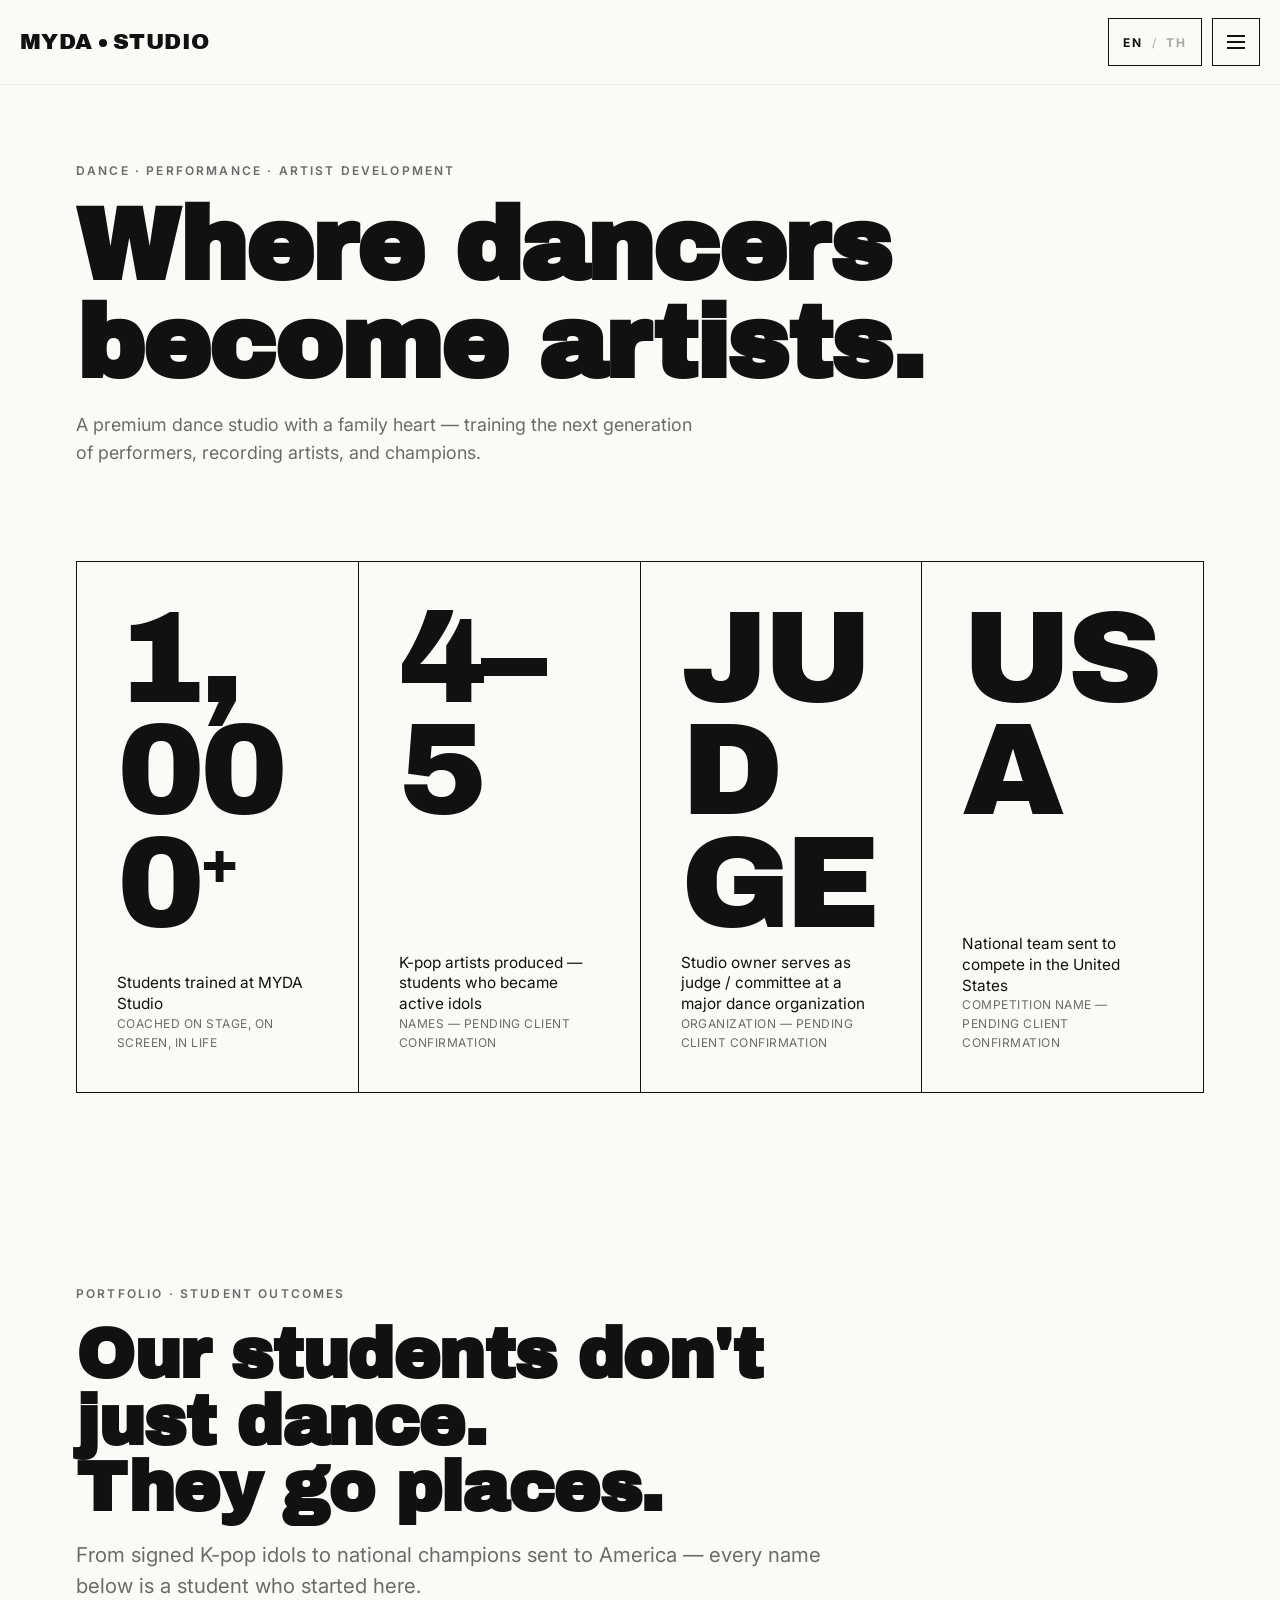
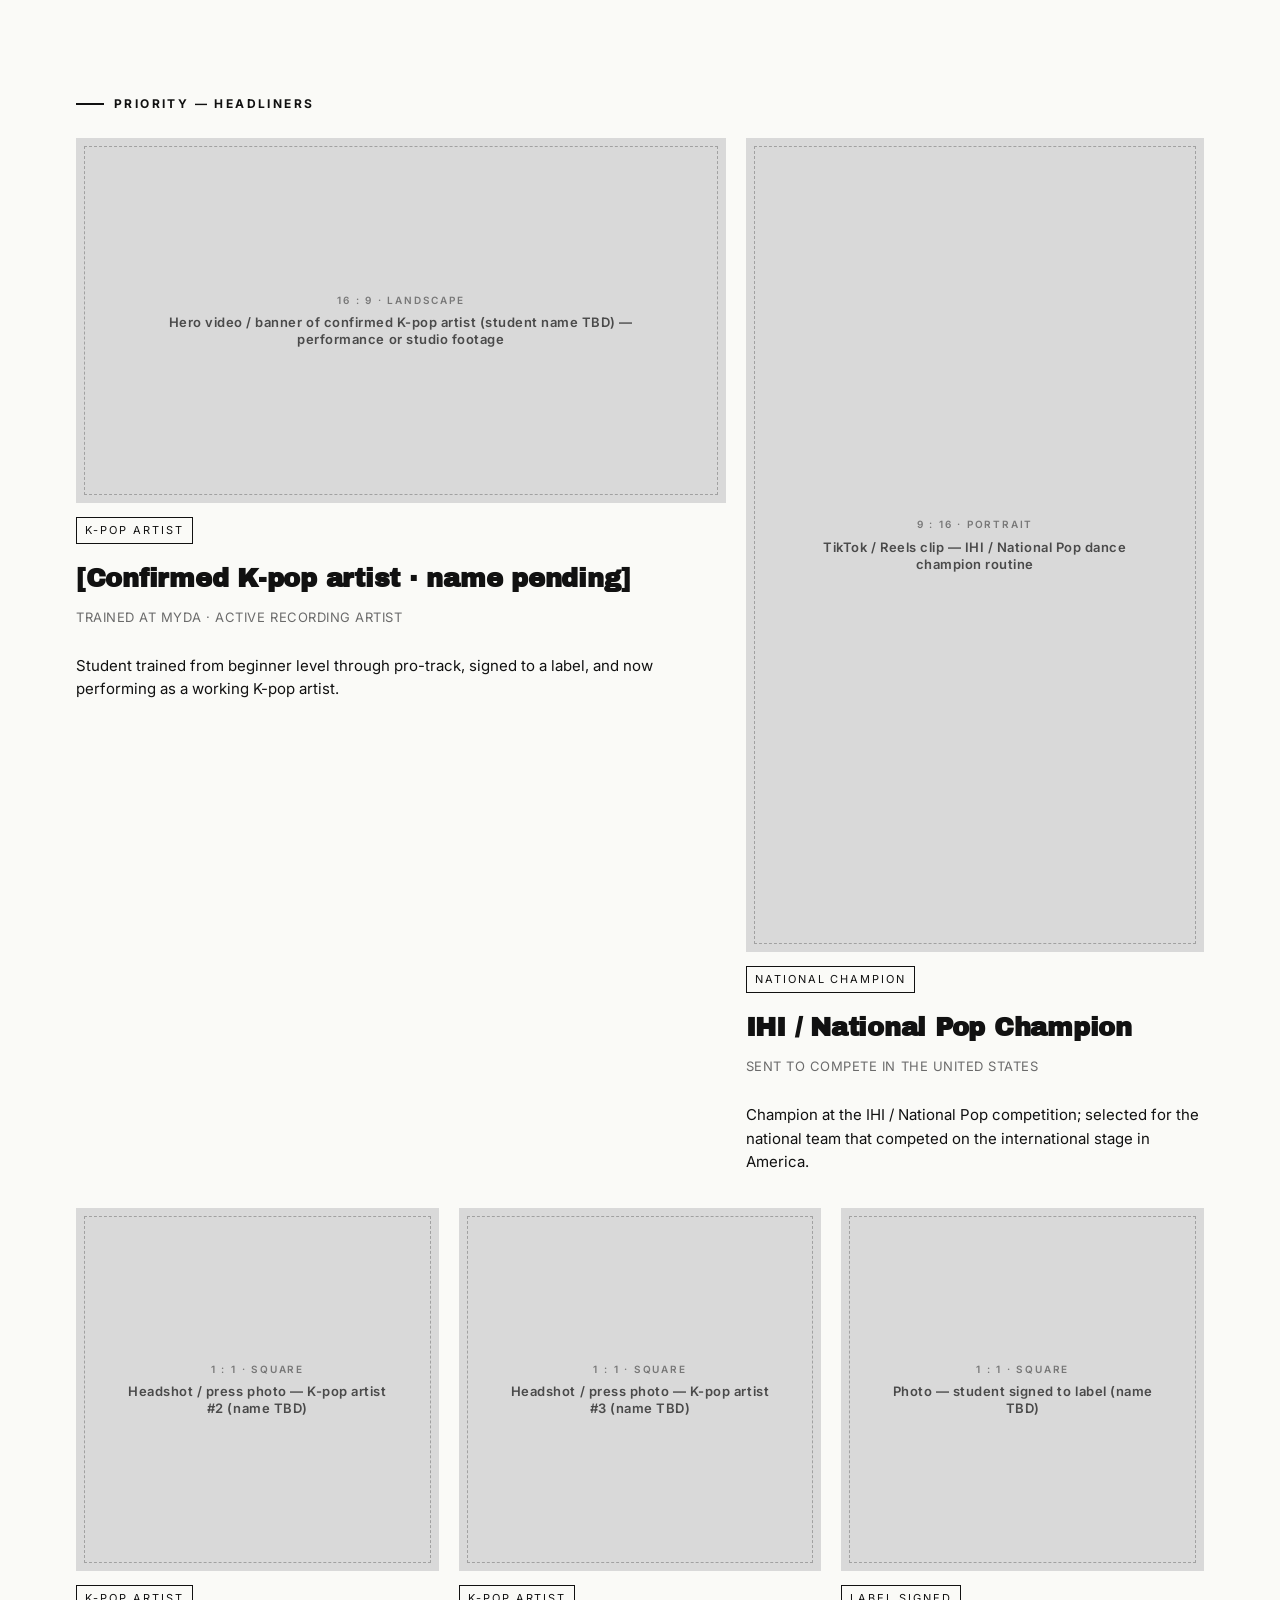
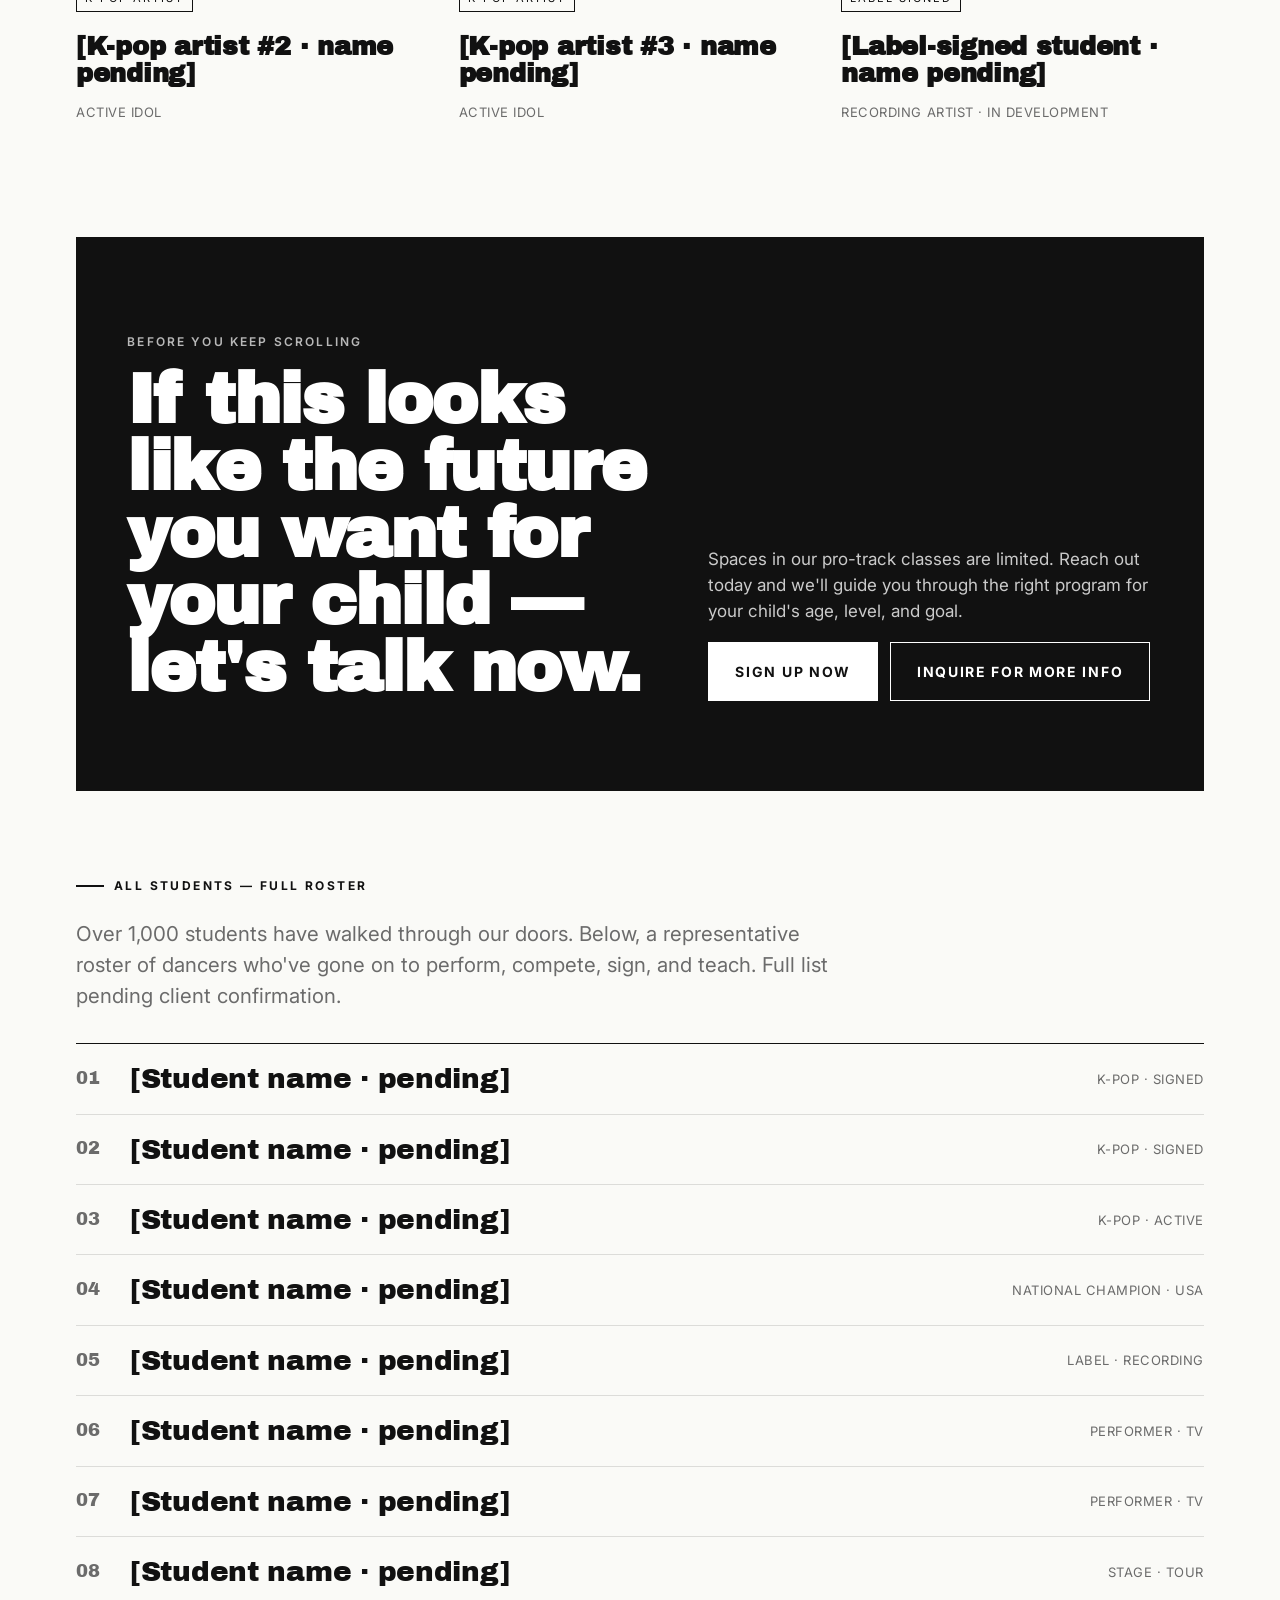
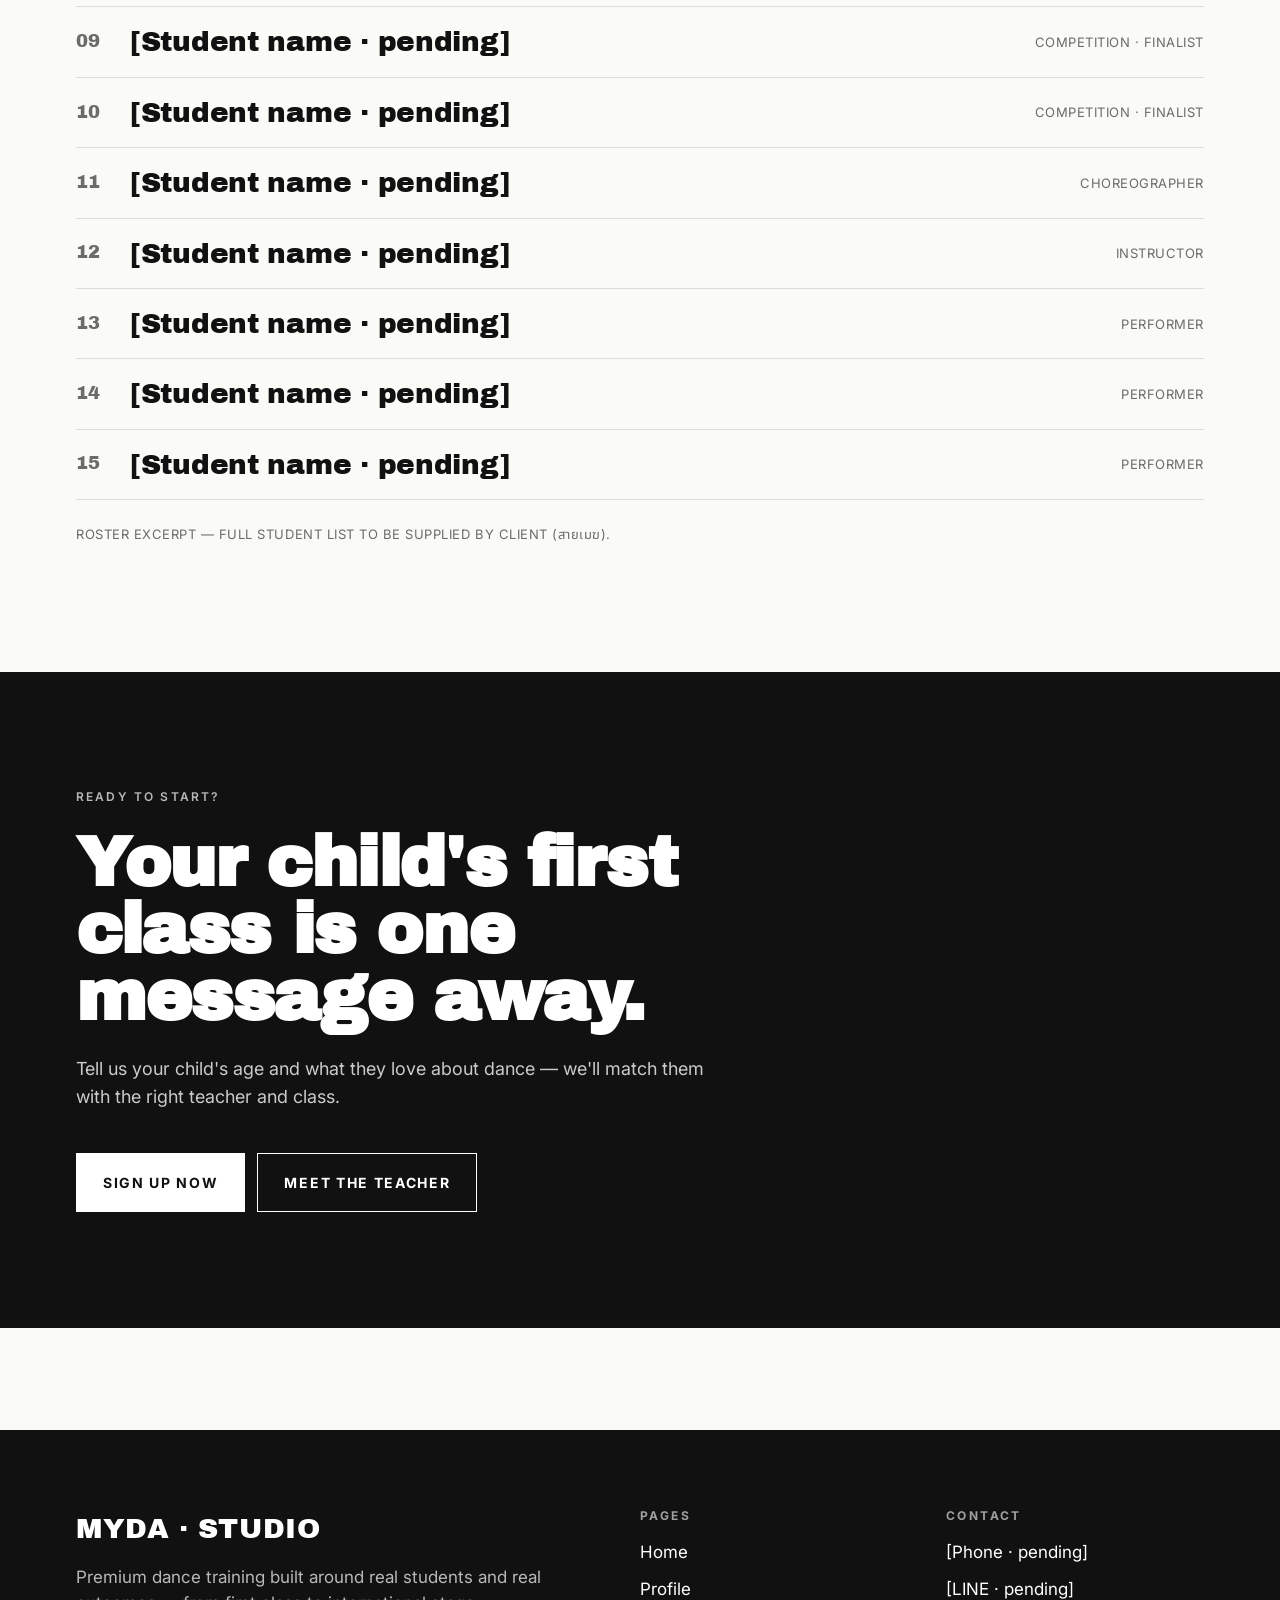
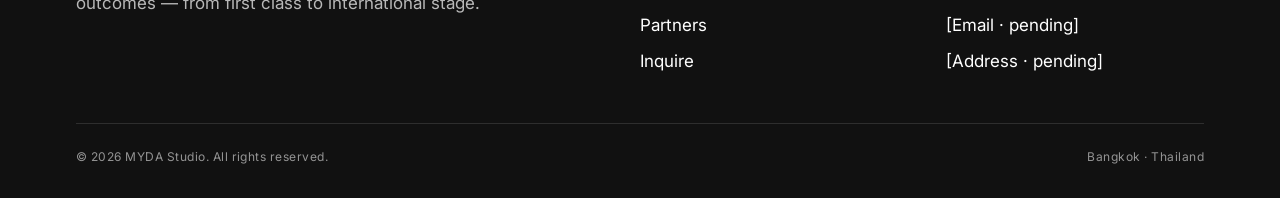
<file: myda/index.html>
<!DOCTYPE html>
<html lang="en"
      data-title-en="MYDA Studio — World-class dance training, made for families"
      data-title-th="MYDA Studio — สอนเต้นระดับโลก สำหรับทุกครอบครัว">
<head>
  <meta charset="UTF-8" />
  <meta name="viewport" content="width=device-width, initial-scale=1.0" />
  <title>MYDA Studio — World-class dance training, made for families</title>
  <meta name="description" content="MYDA Studio — over 1,000 students trained, K-pop artists produced, national champions. Premium dance education with a family heart." />
  <link rel="preconnect" href="https://fonts.googleapis.com" />
  <link rel="preconnect" href="https://fonts.gstatic.com" crossorigin />
  <link href="https://fonts.googleapis.com/css2?family=Archivo+Black&family=Inter:wght@400;600;700;900&family=Noto+Sans+Thai:wght@400;600;700;900&display=swap" rel="stylesheet" />
  <link rel="stylesheet" href="css/styles.css" />
</head>
<body>

  <!-- Header -->
  <header class="site-header">
    <div class="container site-header__inner">
      <a href="index.html" class="brand">
        MYDA<span class="brand__dot"></span>STUDIO
      </a>
      <div style="display:flex;align-items:center;gap:10px">
        <button class="lang-toggle" data-toggle-lang aria-label="Toggle language" aria-pressed="false">
          <span class="lang-toggle__opt" data-lang="en">EN</span>
          <span class="lang-toggle__sep">/</span>
          <span class="lang-toggle__opt" data-lang="th">TH</span>
        </button>
        <button id="menuOpen" class="hamburger" aria-label="Open menu" aria-controls="drawer" aria-expanded="false">
          <span class="hamburger__bars"></span>
        </button>
      </div>
    </div>
  </header>

  <!-- Drawer / Menu -->
  <div id="drawer" class="drawer" aria-hidden="true" role="dialog" aria-label="Site menu">
    <div class="drawer__top">
      <span class="brand" style="color:#fff">MYDA<span class="brand__dot" style="background:#fff"></span>STUDIO</span>
      <button id="menuClose" class="drawer__close" aria-label="Close menu">×</button>
    </div>
    <nav class="drawer__nav" aria-label="Main">
      <a href="index.html"><span lang="en">Home</span><span lang="th">หน้าหลัก</span></a>
      <a href="profile.html"><span lang="en">Profile</span><span lang="th">โปรไฟล์</span></a>
      <a href="partners.html"><span lang="en">Partners</span><span lang="th">พาร์ทเนอร์</span></a>
      <a href="contact.html"><span lang="en">Inquire</span><span lang="th">ติดต่อสอบถาม</span></a>
    </nav>
    <div class="drawer__foot">
      <span><span lang="en">MYDA Studio · Bangkok</span><span lang="th">MYDA Studio · กรุงเทพฯ</span></span>
      <span>© <span id="year2"></span> MYDA Studio</span>
    </div>
  </div>

  <!-- Hero / Stats -->
  <section class="hero">
    <div class="container">
      <div class="hero__intro">
        <span class="eyebrow">
          <span lang="en">Dance · Performance · Artist Development</span>
          <span lang="th">เต้น · การแสดง · พัฒนาศิลปิน</span>
        </span>
        <h1 class="hero__title display">
          <span lang="en">Where dancers become artists.</span>
          <span lang="th">ที่ที่นักเต้น กลายเป็นศิลปิน</span>
        </h1>
        <p class="hero__sub">
          <span lang="en">A premium dance studio with a family heart — training the next generation of performers, recording artists, and champions.</span>
          <span lang="th">สตูดิโอเต้นพรีเมียม ด้วยหัวใจแบบครอบครัว — บ่มเพาะนักแสดง ศิลปิน และแชมป์รุ่นต่อไป</span>
        </p>
      </div>

      <div class="stats" role="list">
        <article class="stat" role="listitem">
          <div class="stat__num">1,000<sup>+</sup></div>
          <div>
            <div class="stat__label">
              <span lang="en">Students trained at MYDA Studio</span>
              <span lang="th">นักเรียนที่ผ่านการฝึกที่ MYDA Studio</span>
            </div>
            <div class="stat__note">
              <span lang="en">Coached on stage, on screen, in life</span>
              <span lang="th">ฝึกทั้งบนเวที หน้ากล้อง และในชีวิตจริง</span>
            </div>
          </div>
        </article>

        <article class="stat" role="listitem">
          <div class="stat__num">4–5</div>
          <div>
            <div class="stat__label">
              <span lang="en">K-pop artists produced — students who became active idols</span>
              <span lang="th">ศิลปิน K-pop ที่ปั้นมา — นักเรียนที่ก้าวสู่การเป็นไอดอล</span>
            </div>
            <div class="stat__note">
              <span lang="en">Names — pending client confirmation</span>
              <span lang="th">ชื่อ — รอการยืนยันจากลูกค้า</span>
            </div>
          </div>
        </article>

        <article class="stat" role="listitem">
          <div class="stat__num">
            <span lang="en">JUDGE</span>
            <span lang="th">กรรมการ</span>
          </div>
          <div>
            <div class="stat__label">
              <span lang="en">Studio owner serves as judge / committee at a major dance organization</span>
              <span lang="th">เจ้าของสตูดิโอเป็นกรรมการ / คณะทำงานในองค์กรเต้นชั้นนำ</span>
            </div>
            <div class="stat__note">
              <span lang="en">Organization — pending client confirmation</span>
              <span lang="th">องค์กร — รอยืนยันจากลูกค้า</span>
            </div>
          </div>
        </article>

        <article class="stat" role="listitem">
          <div class="stat__num">USA</div>
          <div>
            <div class="stat__label">
              <span lang="en">National team sent to compete in the United States</span>
              <span lang="th">ทีมชาติที่ถูกส่งไปแข่งขันที่สหรัฐอเมริกา</span>
            </div>
            <div class="stat__note">
              <span lang="en">Competition name — pending client confirmation</span>
              <span lang="th">ชื่อรายการ — รอยืนยันจากลูกค้า</span>
            </div>
          </div>
        </article>
      </div>
    </div>
  </section>

  <!-- Portfolio -->
  <section id="portfolio" class="portfolio">
    <div class="container">
      <div class="portfolio__head">
        <span class="eyebrow">
          <span lang="en">Portfolio · Student outcomes</span>
          <span lang="th">ผลงาน · ความสำเร็จของนักเรียน</span>
        </span>
        <h2>
          <span lang="en">Our students don't just dance.<br/>They go places.</span>
          <span lang="th">นักเรียนของเรา ไม่ได้แค่เต้น<br/>เขาไปไกลกว่านั้น</span>
        </h2>
        <p class="lead text-muted">
          <span lang="en">From signed K-pop idols to national champions sent to America — every name below is a student who started here.</span>
          <span lang="th">ตั้งแต่ไอดอล K-pop ที่เซ็นสัญญาแล้ว จนถึงแชมป์ระดับชาติที่ถูกส่งไปแข่งที่อเมริกา — ทุกชื่อด้านล่างคือนักเรียนที่เริ่มต้นที่นี่</span>
        </p>
      </div>

      <!-- PRIORITY TIER -->
      <span class="tier-label">
        <span lang="en">Priority — Headliners</span>
        <span lang="th">ลำดับแรก — นักเรียนเด่น</span>
      </span>

      <div class="priority-grid">
        <article class="card card--lg">
          <div class="ph ph--16x9">
            <div class="ph__inner">
              <span class="ph__ratio">16 : 9 · LANDSCAPE</span>
              <span class="ph__what">
                <span lang="en">Hero video / banner of confirmed K-pop artist (student name TBD) — performance or studio footage</span>
                <span lang="th">วิดีโอ / แบนเนอร์หลักของศิลปิน K-pop ที่ยืนยันแล้ว (รอชื่อนักเรียน) — ฟุตเทจการแสดงหรือในสตูดิโอ</span>
              </span>
            </div>
          </div>
          <span class="card__tag">
            <span lang="en">K-pop Artist</span>
            <span lang="th">ศิลปิน K-pop</span>
          </span>
          <h3 class="card__title">
            <span lang="en">[Confirmed K-pop artist · name pending]</span>
            <span lang="th">[ศิลปิน K-pop ที่ยืนยันแล้ว · รอชื่อ]</span>
          </h3>
          <p class="card__meta">
            <span lang="en">Trained at MYDA · Active recording artist</span>
            <span lang="th">ฝึกที่ MYDA · ศิลปินสังกัดค่าย</span>
          </p>
          <p class="card__body">
            <span lang="en">Student trained from beginner level through pro-track, signed to a label, and now performing as a working K-pop artist.</span>
            <span lang="th">นักเรียนที่เริ่มจากระดับเริ่มต้นจนถึง Pro-track เซ็นสัญญากับค่าย และตอนนี้เป็นศิลปิน K-pop ที่ทำงานจริง</span>
          </p>
        </article>

        <article class="card card--md">
          <div class="ph ph--9x16">
            <div class="ph__inner">
              <span class="ph__ratio">9 : 16 · PORTRAIT</span>
              <span class="ph__what">
                <span lang="en">TikTok / Reels clip — IHI / National Pop dance champion routine</span>
                <span lang="th">คลิป TikTok / Reels — รูทีนแชมป์เต้น IHI / National Pop</span>
              </span>
            </div>
          </div>
          <span class="card__tag">
            <span lang="en">National Champion</span>
            <span lang="th">แชมป์ระดับชาติ</span>
          </span>
          <h3 class="card__title">IHI / National Pop Champion</h3>
          <p class="card__meta">
            <span lang="en">Sent to compete in the United States</span>
            <span lang="th">ถูกส่งไปแข่งขันที่สหรัฐอเมริกา</span>
          </p>
          <p class="card__body">
            <span lang="en">Champion at the IHI / National Pop competition; selected for the national team that competed on the international stage in America.</span>
            <span lang="th">แชมป์รายการ IHI / National Pop ได้รับคัดเลือกเข้าทีมชาติไปแข่งบนเวทีระดับนานาชาติที่อเมริกา</span>
          </p>
        </article>

        <article class="card card--sm">
          <div class="ph ph--1x1">
            <div class="ph__inner">
              <span class="ph__ratio">1 : 1 · SQUARE</span>
              <span class="ph__what">
                <span lang="en">Headshot / press photo — K-pop artist #2 (name TBD)</span>
                <span lang="th">ภาพถ่าย / Press — ศิลปิน K-pop #2 (รอชื่อ)</span>
              </span>
            </div>
          </div>
          <span class="card__tag">
            <span lang="en">K-pop Artist</span>
            <span lang="th">ศิลปิน K-pop</span>
          </span>
          <h3 class="card__title">
            <span lang="en">[K-pop artist #2 · name pending]</span>
            <span lang="th">[ศิลปิน K-pop #2 · รอชื่อ]</span>
          </h3>
          <p class="card__meta">
            <span lang="en">Active idol</span>
            <span lang="th">ไอดอลปัจจุบัน</span>
          </p>
        </article>

        <article class="card card--sm">
          <div class="ph ph--1x1">
            <div class="ph__inner">
              <span class="ph__ratio">1 : 1 · SQUARE</span>
              <span class="ph__what">
                <span lang="en">Headshot / press photo — K-pop artist #3 (name TBD)</span>
                <span lang="th">ภาพถ่าย / Press — ศิลปิน K-pop #3 (รอชื่อ)</span>
              </span>
            </div>
          </div>
          <span class="card__tag">
            <span lang="en">K-pop Artist</span>
            <span lang="th">ศิลปิน K-pop</span>
          </span>
          <h3 class="card__title">
            <span lang="en">[K-pop artist #3 · name pending]</span>
            <span lang="th">[ศิลปิน K-pop #3 · รอชื่อ]</span>
          </h3>
          <p class="card__meta">
            <span lang="en">Active idol</span>
            <span lang="th">ไอดอลปัจจุบัน</span>
          </p>
        </article>

        <article class="card card--sm">
          <div class="ph ph--1x1">
            <div class="ph__inner">
              <span class="ph__ratio">1 : 1 · SQUARE</span>
              <span class="ph__what">
                <span lang="en">Photo — student signed to label (name TBD)</span>
                <span lang="th">ภาพถ่าย — นักเรียนที่เซ็นสัญญาค่าย (รอชื่อ)</span>
              </span>
            </div>
          </div>
          <span class="card__tag">
            <span lang="en">Label Signed</span>
            <span lang="th">เซ็นสัญญาค่ายเพลง</span>
          </span>
          <h3 class="card__title">
            <span lang="en">[Label-signed student · name pending]</span>
            <span lang="th">[นักเรียนที่เซ็นสัญญาค่าย · รอชื่อ]</span>
          </h3>
          <p class="card__meta">
            <span lang="en">Recording artist · in development</span>
            <span lang="th">ศิลปิน · กำลังพัฒนา</span>
          </p>
        </article>
      </div>

      <!-- MID-PORTFOLIO CTA INTERCEPT -->
      <aside class="cta-intercept" aria-label="Inquiry call to action">
        <div>
          <span class="eyebrow" style="color:rgba(255,255,255,0.7)">
            <span lang="en">Before you keep scrolling</span>
            <span lang="th">ก่อนเลื่อนต่อ</span>
          </span>
          <h2 style="margin-top:14px">
            <span lang="en">If this looks like the future you want for your child — let's talk now.</span>
            <span lang="th">ถ้าภาพนี้คืออนาคตที่คุณอยากให้ลูก — มาคุยกันเลย</span>
          </h2>
        </div>
        <div>
          <p>
            <span lang="en">Spaces in our pro-track classes are limited. Reach out today and we'll guide you through the right program for your child's age, level, and goal.</span>
            <span lang="th">ที่นั่งในคลาส Pro-track มีจำกัด ติดต่อเราวันนี้ แล้วเราจะแนะนำโปรแกรมที่เหมาะกับอายุ ระดับ และเป้าหมายของลูกคุณ</span>
          </p>
          <div class="btn-row">
            <a href="contact.html" class="btn btn--primary">
              <span lang="en">Sign up now</span>
              <span lang="th">สมัครเลย</span>
            </a>
            <a href="contact.html#inquire" class="btn btn--ghost">
              <span lang="en">Inquire for more info</span>
              <span lang="th">สอบถามเพิ่มเติม</span>
            </a>
          </div>
        </div>
      </aside>

      <!-- SECONDARY TIER -->
      <span class="tier-label">
        <span lang="en">All Students — Full Roster</span>
        <span lang="th">นักเรียนทั้งหมด — รายชื่อเต็ม</span>
      </span>
      <p class="lead text-muted" style="margin-bottom:32px">
        <span lang="en">Over 1,000 students have walked through our doors. Below, a representative roster of dancers who've gone on to perform, compete, sign, and teach. Full list pending client confirmation.</span>
        <span lang="th">นักเรียนกว่า 1,000 คนเคยผ่านสตูดิโอแห่งนี้ ด้านล่างเป็นตัวอย่างของนักเต้นที่ก้าวต่อไปสู่การแสดง การแข่งขัน การเซ็นสัญญา และการสอน รายชื่อเต็มรอการยืนยันจากลูกค้า</span>
      </p>

      <ol class="roster" role="list" style="list-style:none;padding:0;margin:0">
        <li class="roster__row"><span class="roster__num">01</span><span class="roster__name"><span lang="en">[Student name · pending]</span><span lang="th">[ชื่อนักเรียน · รอข้อมูล]</span></span><span class="roster__detail"><span lang="en">K-pop · Signed</span><span lang="th">K-pop · เซ็นสัญญา</span></span></li>
        <li class="roster__row"><span class="roster__num">02</span><span class="roster__name"><span lang="en">[Student name · pending]</span><span lang="th">[ชื่อนักเรียน · รอข้อมูล]</span></span><span class="roster__detail"><span lang="en">K-pop · Signed</span><span lang="th">K-pop · เซ็นสัญญา</span></span></li>
        <li class="roster__row"><span class="roster__num">03</span><span class="roster__name"><span lang="en">[Student name · pending]</span><span lang="th">[ชื่อนักเรียน · รอข้อมูล]</span></span><span class="roster__detail"><span lang="en">K-pop · Active</span><span lang="th">K-pop · ปัจจุบัน</span></span></li>
        <li class="roster__row"><span class="roster__num">04</span><span class="roster__name"><span lang="en">[Student name · pending]</span><span lang="th">[ชื่อนักเรียน · รอข้อมูล]</span></span><span class="roster__detail"><span lang="en">National Champion · USA</span><span lang="th">แชมป์ระดับชาติ · USA</span></span></li>
        <li class="roster__row"><span class="roster__num">05</span><span class="roster__name"><span lang="en">[Student name · pending]</span><span lang="th">[ชื่อนักเรียน · รอข้อมูล]</span></span><span class="roster__detail"><span lang="en">Label · Recording</span><span lang="th">ค่ายเพลง · บันทึกเสียง</span></span></li>
        <li class="roster__row"><span class="roster__num">06</span><span class="roster__name"><span lang="en">[Student name · pending]</span><span lang="th">[ชื่อนักเรียน · รอข้อมูล]</span></span><span class="roster__detail"><span lang="en">Performer · TV</span><span lang="th">นักแสดง · TV</span></span></li>
        <li class="roster__row"><span class="roster__num">07</span><span class="roster__name"><span lang="en">[Student name · pending]</span><span lang="th">[ชื่อนักเรียน · รอข้อมูล]</span></span><span class="roster__detail"><span lang="en">Performer · TV</span><span lang="th">นักแสดง · TV</span></span></li>
        <li class="roster__row"><span class="roster__num">08</span><span class="roster__name"><span lang="en">[Student name · pending]</span><span lang="th">[ชื่อนักเรียน · รอข้อมูล]</span></span><span class="roster__detail"><span lang="en">Stage · Tour</span><span lang="th">เวที · ทัวร์</span></span></li>
        <li class="roster__row"><span class="roster__num">09</span><span class="roster__name"><span lang="en">[Student name · pending]</span><span lang="th">[ชื่อนักเรียน · รอข้อมูล]</span></span><span class="roster__detail"><span lang="en">Competition · Finalist</span><span lang="th">การแข่งขัน · เข้ารอบสุดท้าย</span></span></li>
        <li class="roster__row"><span class="roster__num">10</span><span class="roster__name"><span lang="en">[Student name · pending]</span><span lang="th">[ชื่อนักเรียน · รอข้อมูล]</span></span><span class="roster__detail"><span lang="en">Competition · Finalist</span><span lang="th">การแข่งขัน · เข้ารอบสุดท้าย</span></span></li>
        <li class="roster__row"><span class="roster__num">11</span><span class="roster__name"><span lang="en">[Student name · pending]</span><span lang="th">[ชื่อนักเรียน · รอข้อมูล]</span></span><span class="roster__detail"><span lang="en">Choreographer</span><span lang="th">นักออกแบบท่าเต้น</span></span></li>
        <li class="roster__row"><span class="roster__num">12</span><span class="roster__name"><span lang="en">[Student name · pending]</span><span lang="th">[ชื่อนักเรียน · รอข้อมูล]</span></span><span class="roster__detail"><span lang="en">Instructor</span><span lang="th">ครูสอน</span></span></li>
        <li class="roster__row"><span class="roster__num">13</span><span class="roster__name"><span lang="en">[Student name · pending]</span><span lang="th">[ชื่อนักเรียน · รอข้อมูล]</span></span><span class="roster__detail"><span lang="en">Performer</span><span lang="th">นักแสดง</span></span></li>
        <li class="roster__row"><span class="roster__num">14</span><span class="roster__name"><span lang="en">[Student name · pending]</span><span lang="th">[ชื่อนักเรียน · รอข้อมูล]</span></span><span class="roster__detail"><span lang="en">Performer</span><span lang="th">นักแสดง</span></span></li>
        <li class="roster__row"><span class="roster__num">15</span><span class="roster__name"><span lang="en">[Student name · pending]</span><span lang="th">[ชื่อนักเรียน · รอข้อมูล]</span></span><span class="roster__detail"><span lang="en">Performer</span><span lang="th">นักแสดง</span></span></li>
      </ol>

      <p class="text-muted" style="margin-top:24px;font-size:13px;letter-spacing:0.04em;text-transform:uppercase;">
        <span lang="en">Roster excerpt — full student list to be supplied by client (สายเมฆ).</span>
        <span lang="th">รายชื่อตัวอย่าง — รายชื่อนักเรียนเต็มจะส่งโดยลูกค้า (สายเมฆ)</span>
      </p>
    </div>
  </section>

  <!-- Final CTA -->
  <section class="section--ink">
    <div class="container">
      <div style="display:flex;flex-direction:column;gap:24px;align-items:flex-start;max-width:60ch">
        <span class="eyebrow" style="color:rgba(255,255,255,0.7)">
          <span lang="en">Ready to start?</span>
          <span lang="th">พร้อมเริ่มแล้วหรือยัง?</span>
        </span>
        <h2 style="color:#fff">
          <span lang="en">Your child's first class is one message away.</span>
          <span lang="th">คลาสแรกของลูกคุณ ห่างไปแค่ข้อความเดียว</span>
        </h2>
        <p style="color:rgba(255,255,255,0.78);font-size:18px">
          <span lang="en">Tell us your child's age and what they love about dance — we'll match them with the right teacher and class.</span>
          <span lang="th">บอกอายุของลูก และสิ่งที่เขารักในการเต้น — เราจะจับคู่ครูและคลาสที่เหมาะกับเขาให้</span>
        </p>
        <div class="btn-row">
          <a href="contact.html" class="btn btn--primary">
            <span lang="en">Sign up now</span>
            <span lang="th">สมัครเลย</span>
          </a>
          <a href="profile.html" class="btn btn--ghost">
            <span lang="en">Meet the teacher</span>
            <span lang="th">รู้จักครู</span>
          </a>
        </div>
      </div>
    </div>
  </section>

  <!-- Footer -->
  <footer class="site-footer">
    <div class="container">
      <div class="site-footer__top">
        <div>
          <div class="site-footer__brand">MYDA · STUDIO</div>
          <p style="color:rgba(255,255,255,0.7);max-width:46ch;margin-top:14px">
            <span lang="en">Premium dance training built around real students and real outcomes — from first class to international stage.</span>
            <span lang="th">การฝึกเต้นพรีเมียมที่สร้างจากนักเรียนจริงและผลลัพธ์จริง — ตั้งแต่คลาสแรกจนถึงเวทีระดับโลก</span>
          </p>
        </div>
        <div>
          <h4><span lang="en">Pages</span><span lang="th">หน้าทั้งหมด</span></h4>
          <ul>
            <li><a href="index.html"><span lang="en">Home</span><span lang="th">หน้าหลัก</span></a></li>
            <li><a href="profile.html"><span lang="en">Profile</span><span lang="th">โปรไฟล์</span></a></li>
            <li><a href="partners.html"><span lang="en">Partners</span><span lang="th">พาร์ทเนอร์</span></a></li>
            <li><a href="contact.html"><span lang="en">Inquire</span><span lang="th">ติดต่อสอบถาม</span></a></li>
          </ul>
        </div>
        <div>
          <h4><span lang="en">Contact</span><span lang="th">ติดต่อ</span></h4>
          <ul>
            <li><span lang="en">[Phone · pending]</span><span lang="th">[เบอร์โทร · รอข้อมูล]</span></li>
            <li><span lang="en">[LINE · pending]</span><span lang="th">[LINE · รอข้อมูล]</span></li>
            <li><span lang="en">[Email · pending]</span><span lang="th">[อีเมล · รอข้อมูล]</span></li>
            <li><span lang="en">[Address · pending]</span><span lang="th">[ที่อยู่ · รอข้อมูล]</span></li>
          </ul>
        </div>
      </div>
      <div class="site-footer__bottom">
        <span>
          <span lang="en">© <span id="year"></span> MYDA Studio. All rights reserved.</span>
          <span lang="th">© <span id="yearTh"></span> MYDA Studio สงวนลิขสิทธิ์</span>
        </span>
        <span>
          <span lang="en">Bangkok · Thailand</span>
          <span lang="th">กรุงเทพฯ · ประเทศไทย</span>
        </span>
      </div>
    </div>
  </footer>

  <script>
    var y = new Date().getFullYear();
    document.getElementById("year").textContent = y;
    document.getElementById("year2").textContent = y;
    var yth = document.getElementById("yearTh"); if (yth) yth.textContent = y;
  </script>
  <script src="js/main.js"></script>
</body>
</html>
</file>
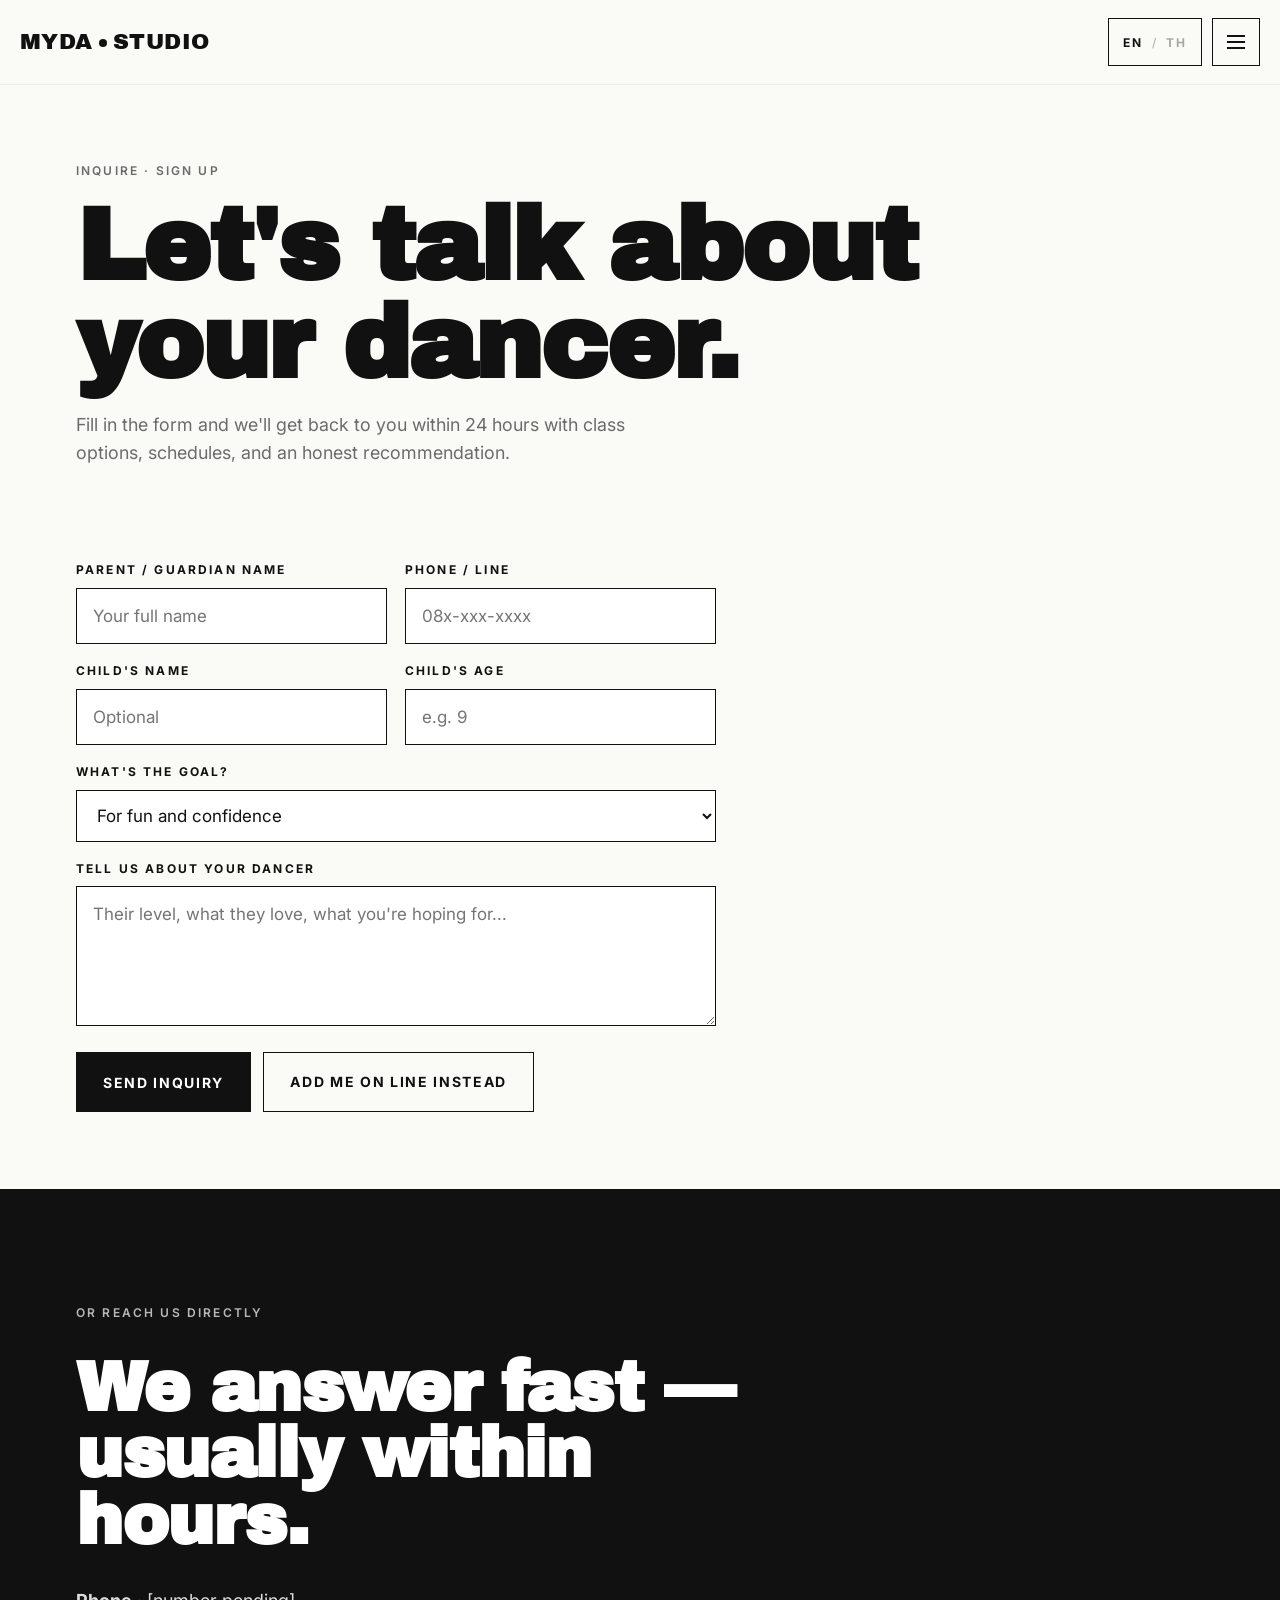
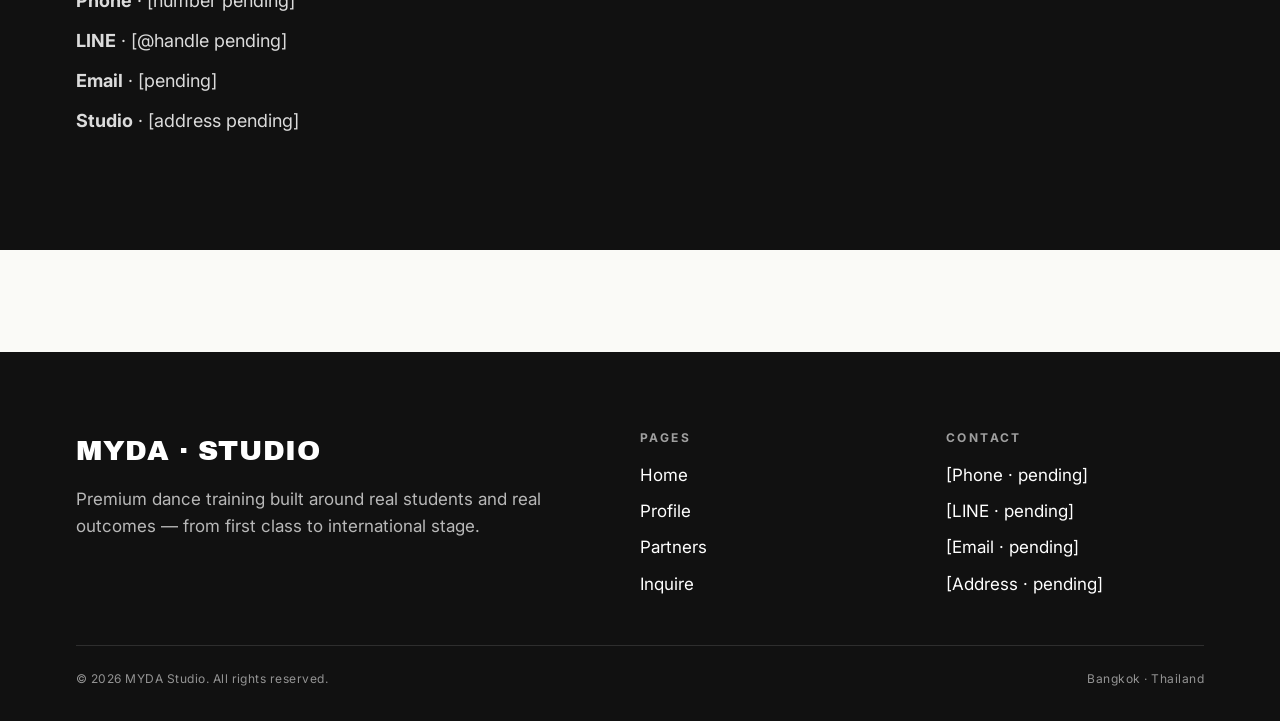
<file: myda/contact.html>
<!DOCTYPE html>
<html lang="en"
      data-title-en="Inquire — MYDA Studio"
      data-title-th="ติดต่อสอบถาม — MYDA Studio">
<head>
  <meta charset="UTF-8" />
  <meta name="viewport" content="width=device-width, initial-scale=1.0" />
  <title>Inquire — MYDA Studio</title>
  <meta name="description" content="Sign up or inquire about MYDA Studio's dance programs. Tell us about your child and we'll match them with the right teacher and class." />
  <link rel="preconnect" href="https://fonts.googleapis.com" />
  <link rel="preconnect" href="https://fonts.gstatic.com" crossorigin />
  <link href="https://fonts.googleapis.com/css2?family=Archivo+Black&family=Inter:wght@400;600;700;900&family=Noto+Sans+Thai:wght@400;600;700;900&display=swap" rel="stylesheet" />
  <link rel="stylesheet" href="css/styles.css" />
</head>
<body>

  <header class="site-header">
    <div class="container site-header__inner">
      <a href="index.html" class="brand">MYDA<span class="brand__dot"></span>STUDIO</a>
      <div style="display:flex;align-items:center;gap:10px">
        <button class="lang-toggle" data-toggle-lang aria-label="Toggle language" aria-pressed="false">
          <span class="lang-toggle__opt" data-lang="en">EN</span>
          <span class="lang-toggle__sep">/</span>
          <span class="lang-toggle__opt" data-lang="th">TH</span>
        </button>
        <button id="menuOpen" class="hamburger" aria-label="Open menu" aria-controls="drawer" aria-expanded="false">
          <span class="hamburger__bars"></span>
        </button>
      </div>
    </div>
  </header>

  <div id="drawer" class="drawer" aria-hidden="true" role="dialog" aria-label="Site menu">
    <div class="drawer__top">
      <span class="brand" style="color:#fff">MYDA<span class="brand__dot" style="background:#fff"></span>STUDIO</span>
      <button id="menuClose" class="drawer__close" aria-label="Close menu">×</button>
    </div>
    <nav class="drawer__nav" aria-label="Main">
      <a href="index.html"><span lang="en">Home</span><span lang="th">หน้าหลัก</span></a>
      <a href="profile.html"><span lang="en">Profile</span><span lang="th">โปรไฟล์</span></a>
      <a href="partners.html"><span lang="en">Partners</span><span lang="th">พาร์ทเนอร์</span></a>
      <a href="contact.html"><span lang="en">Inquire</span><span lang="th">ติดต่อสอบถาม</span></a>
    </nav>
    <div class="drawer__foot">
      <span><span lang="en">MYDA Studio · Bangkok</span><span lang="th">MYDA Studio · กรุงเทพฯ</span></span>
      <span>© <span id="year2"></span> MYDA Studio</span>
    </div>
  </div>

  <!-- Hero -->
  <section class="hero">
    <div class="container">
      <div class="hero__intro">
        <span class="eyebrow">
          <span lang="en">Inquire · Sign up</span>
          <span lang="th">สอบถาม · สมัคร</span>
        </span>
        <h1 class="display" style="max-width:14ch">
          <span lang="en">Let's talk about your dancer.</span>
          <span lang="th">มาคุยเรื่องนักเต้นของคุณกัน</span>
        </h1>
        <p class="hero__sub">
          <span lang="en">Fill in the form and we'll get back to you within 24 hours with class options, schedules, and an honest recommendation.</span>
          <span lang="th">กรอกแบบฟอร์ม แล้วเราจะติดต่อกลับภายใน 24 ชั่วโมง พร้อมตัวเลือกคลาส ตารางเรียน และคำแนะนำที่ตรงไปตรงมา</span>
        </p>
      </div>

      <div id="inquire" style="display:grid;gap:48px;grid-template-columns:1fr;align-items:start;">
        <form class="form" onsubmit="event.preventDefault(); document.getElementById('formNote').hidden=false;">
          <div class="field--row">
            <div class="field">
              <label for="parent">
                <span lang="en">Parent / guardian name</span>
                <span lang="th">ชื่อผู้ปกครอง</span>
              </label>
              <input id="parent" name="parent" type="text" required
                data-ph-en="Your full name"
                data-ph-th="ชื่อเต็มของคุณ"
                placeholder="Your full name" />
            </div>
            <div class="field">
              <label for="phone">
                <span lang="en">Phone / LINE</span>
                <span lang="th">เบอร์โทร / LINE</span>
              </label>
              <input id="phone" name="phone" type="text" required
                data-ph-en="08x-xxx-xxxx"
                data-ph-th="08x-xxx-xxxx"
                placeholder="08x-xxx-xxxx" />
            </div>
          </div>

          <div class="field--row">
            <div class="field">
              <label for="child">
                <span lang="en">Child's name</span>
                <span lang="th">ชื่อเด็ก</span>
              </label>
              <input id="child" name="child" type="text"
                data-ph-en="Optional"
                data-ph-th="ใส่หรือไม่ก็ได้"
                placeholder="Optional" />
            </div>
            <div class="field">
              <label for="age">
                <span lang="en">Child's age</span>
                <span lang="th">อายุของเด็ก</span>
              </label>
              <input id="age" name="age" type="number" min="3" max="25"
                data-ph-en="e.g. 9"
                data-ph-th="เช่น 9"
                placeholder="e.g. 9" />
            </div>
          </div>

          <div class="field">
            <label for="goal">
              <span lang="en">What's the goal?</span>
              <span lang="th">เป้าหมายคืออะไร?</span>
            </label>
            <select id="goal" name="goal">
              <option data-en="For fun and confidence" data-th="เพื่อความสนุกและความมั่นใจ">For fun and confidence</option>
              <option data-en="Serious training — competition track" data-th="ฝึกจริงจัง — สาย Competition">Serious training — competition track</option>
              <option data-en="Pro-track — preparing for label / artist development" data-th="Pro-track — เตรียมเข้าค่าย / พัฒนาเป็นศิลปิน">Pro-track — preparing for label / artist development</option>
              <option data-en="Not sure yet — please advise" data-th="ยังไม่แน่ใจ — รบกวนแนะนำ">Not sure yet — please advise</option>
            </select>
          </div>

          <div class="field">
            <label for="message">
              <span lang="en">Tell us about your dancer</span>
              <span lang="th">เล่าเรื่องนักเต้นของคุณให้ฟัง</span>
            </label>
            <textarea id="message" name="message"
              data-ph-en="Their level, what they love, what you're hoping for..."
              data-ph-th="ระดับของเขา สิ่งที่เขารัก สิ่งที่คุณหวัง..."
              placeholder="Their level, what they love, what you're hoping for..."></textarea>
          </div>

          <div class="btn-row" style="margin-top:8px">
            <button type="submit" class="btn btn--dark">
              <span lang="en">Send inquiry</span>
              <span lang="th">ส่งคำถาม</span>
            </button>
            <a href="#" class="btn btn--outline">
              <span lang="en">Add me on LINE instead</span>
              <span lang="th">แอด LINE แทน</span>
            </a>
          </div>

          <p id="formNote" hidden style="margin-top:18px;padding:14px 16px;border:1px solid var(--ink);background:#fff;font-size:14px">
            <span lang="en">Thank you — your inquiry has been received. We'll reply within 24 hours. <em>(Form delivery endpoint pending — to be wired during deployment.)</em></span>
            <span lang="th">ขอบคุณค่ะ — เราได้รับคำถามของคุณแล้ว และจะติดต่อกลับภายใน 24 ชั่วโมง <em>(ปลายทางของฟอร์มรอตั้งค่าตอนติดตั้งระบบ)</em></span>
          </p>
        </form>
      </div>
    </div>
  </section>

  <!-- Direct contact -->
  <section class="section--ink">
    <div class="container">
      <div style="display:grid;gap:32px;grid-template-columns:1fr;max-width:60ch">
        <span class="eyebrow" style="color:rgba(255,255,255,0.7)">
          <span lang="en">Or reach us directly</span>
          <span lang="th">หรือติดต่อโดยตรง</span>
        </span>
        <h2 style="color:#fff">
          <span lang="en">We answer fast — usually within hours.</span>
          <span lang="th">เราตอบไว — มักภายในไม่กี่ชั่วโมง</span>
        </h2>
        <ul style="list-style:none;padding:0;margin:0;display:grid;gap:12px;color:rgba(255,255,255,0.85);font-size:18px">
          <li><strong><span lang="en">Phone</span><span lang="th">โทร</span></strong> · <span lang="en">[number pending]</span><span lang="th">[เบอร์รอข้อมูล]</span></li>
          <li><strong>LINE</strong> · <span lang="en">[@handle pending]</span><span lang="th">[@LINE รอข้อมูล]</span></li>
          <li><strong><span lang="en">Email</span><span lang="th">อีเมล</span></strong> · <span lang="en">[pending]</span><span lang="th">[รอข้อมูล]</span></li>
          <li><strong><span lang="en">Studio</span><span lang="th">สตูดิโอ</span></strong> · <span lang="en">[address pending]</span><span lang="th">[ที่อยู่รอข้อมูล]</span></li>
        </ul>
      </div>
    </div>
  </section>

  <!-- Footer -->
  <footer class="site-footer">
    <div class="container">
      <div class="site-footer__top">
        <div>
          <div class="site-footer__brand">MYDA · STUDIO</div>
          <p style="color:rgba(255,255,255,0.7);max-width:46ch;margin-top:14px">
            <span lang="en">Premium dance training built around real students and real outcomes — from first class to international stage.</span>
            <span lang="th">การฝึกเต้นพรีเมียมที่สร้างจากนักเรียนจริงและผลลัพธ์จริง — ตั้งแต่คลาสแรกจนถึงเวทีระดับโลก</span>
          </p>
        </div>
        <div>
          <h4><span lang="en">Pages</span><span lang="th">หน้าทั้งหมด</span></h4>
          <ul>
            <li><a href="index.html"><span lang="en">Home</span><span lang="th">หน้าหลัก</span></a></li>
            <li><a href="profile.html"><span lang="en">Profile</span><span lang="th">โปรไฟล์</span></a></li>
            <li><a href="partners.html"><span lang="en">Partners</span><span lang="th">พาร์ทเนอร์</span></a></li>
            <li><a href="contact.html"><span lang="en">Inquire</span><span lang="th">ติดต่อสอบถาม</span></a></li>
          </ul>
        </div>
        <div>
          <h4><span lang="en">Contact</span><span lang="th">ติดต่อ</span></h4>
          <ul>
            <li><span lang="en">[Phone · pending]</span><span lang="th">[เบอร์โทร · รอข้อมูล]</span></li>
            <li><span lang="en">[LINE · pending]</span><span lang="th">[LINE · รอข้อมูล]</span></li>
            <li><span lang="en">[Email · pending]</span><span lang="th">[อีเมล · รอข้อมูล]</span></li>
            <li><span lang="en">[Address · pending]</span><span lang="th">[ที่อยู่ · รอข้อมูล]</span></li>
          </ul>
        </div>
      </div>
      <div class="site-footer__bottom">
        <span>
          <span lang="en">© <span id="year"></span> MYDA Studio. All rights reserved.</span>
          <span lang="th">© <span id="yearTh"></span> MYDA Studio สงวนลิขสิทธิ์</span>
        </span>
        <span>
          <span lang="en">Bangkok · Thailand</span>
          <span lang="th">กรุงเทพฯ · ประเทศไทย</span>
        </span>
      </div>
    </div>
  </footer>

  <script>
    var y = new Date().getFullYear();
    document.getElementById("year").textContent = y;
    document.getElementById("year2").textContent = y;
    var yth = document.getElementById("yearTh"); if (yth) yth.textContent = y;
  </script>
  <script src="js/main.js"></script>
</body>
</html>
</file>
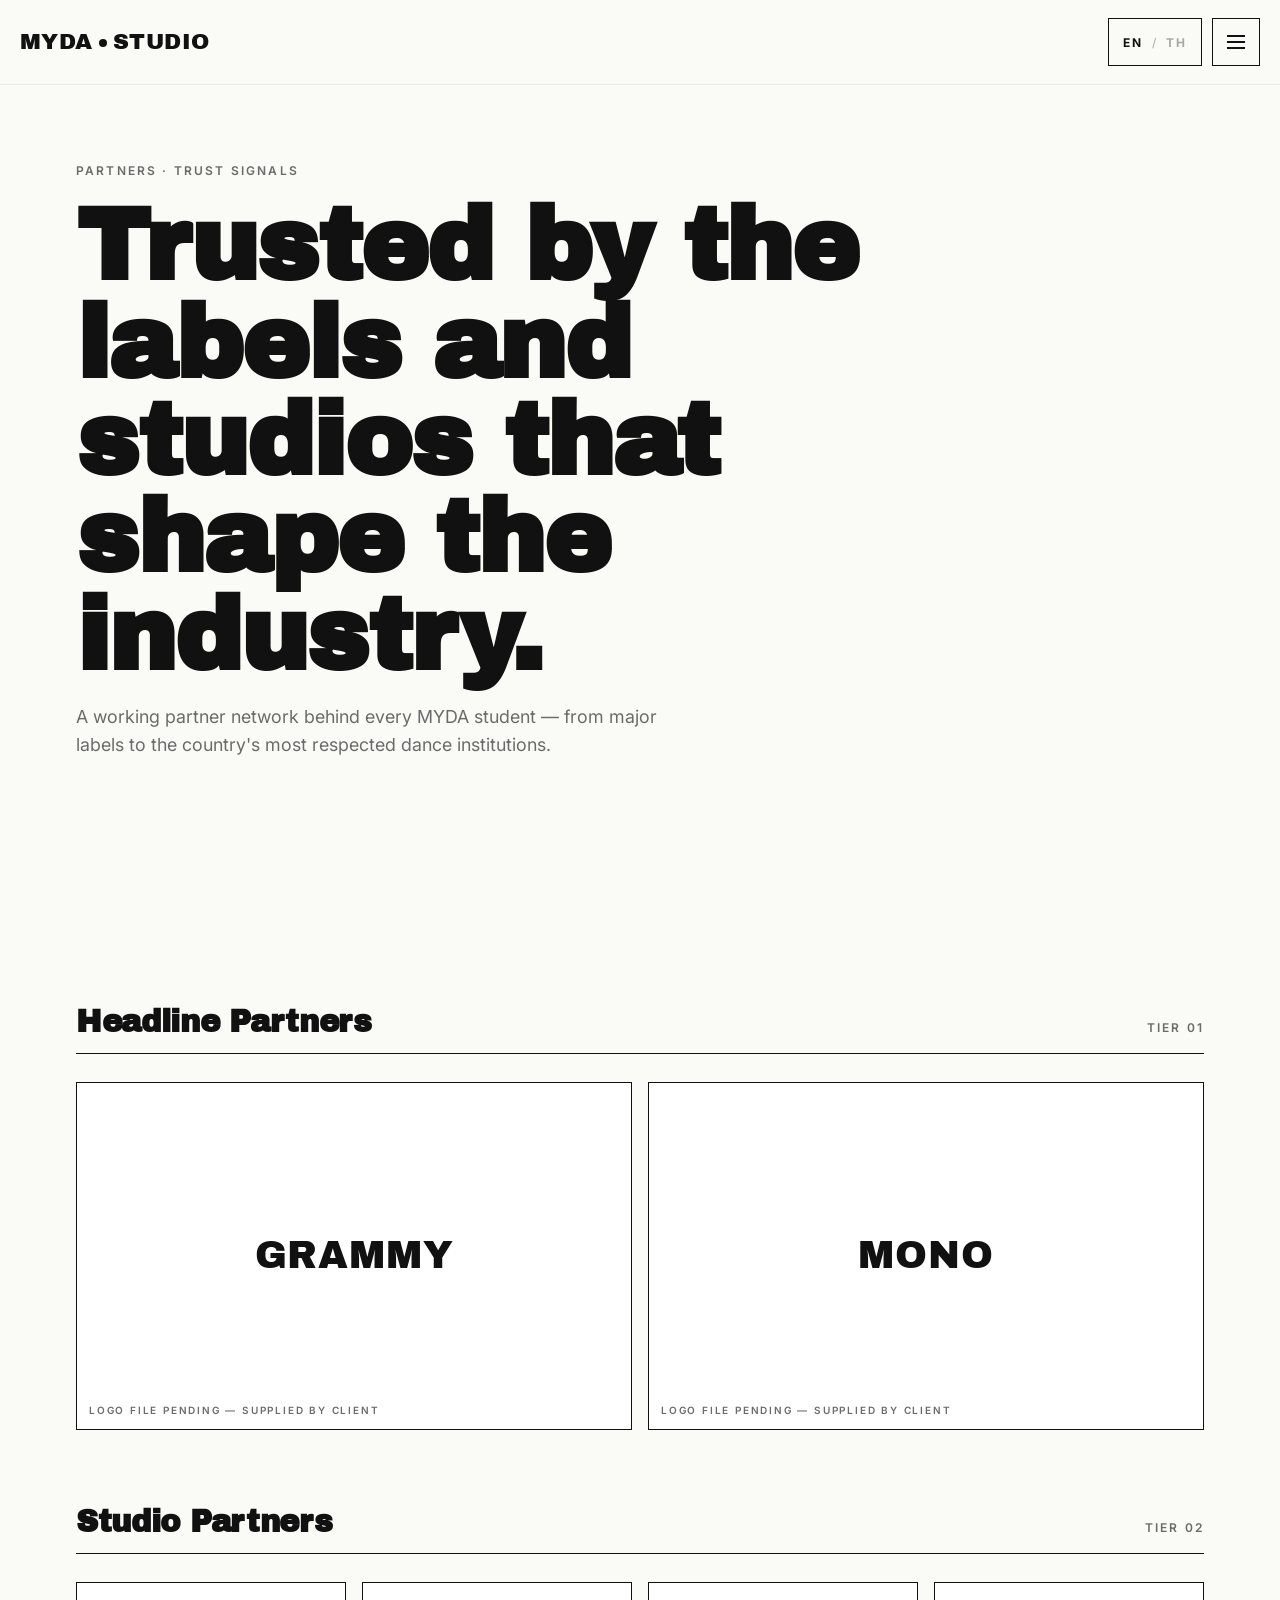
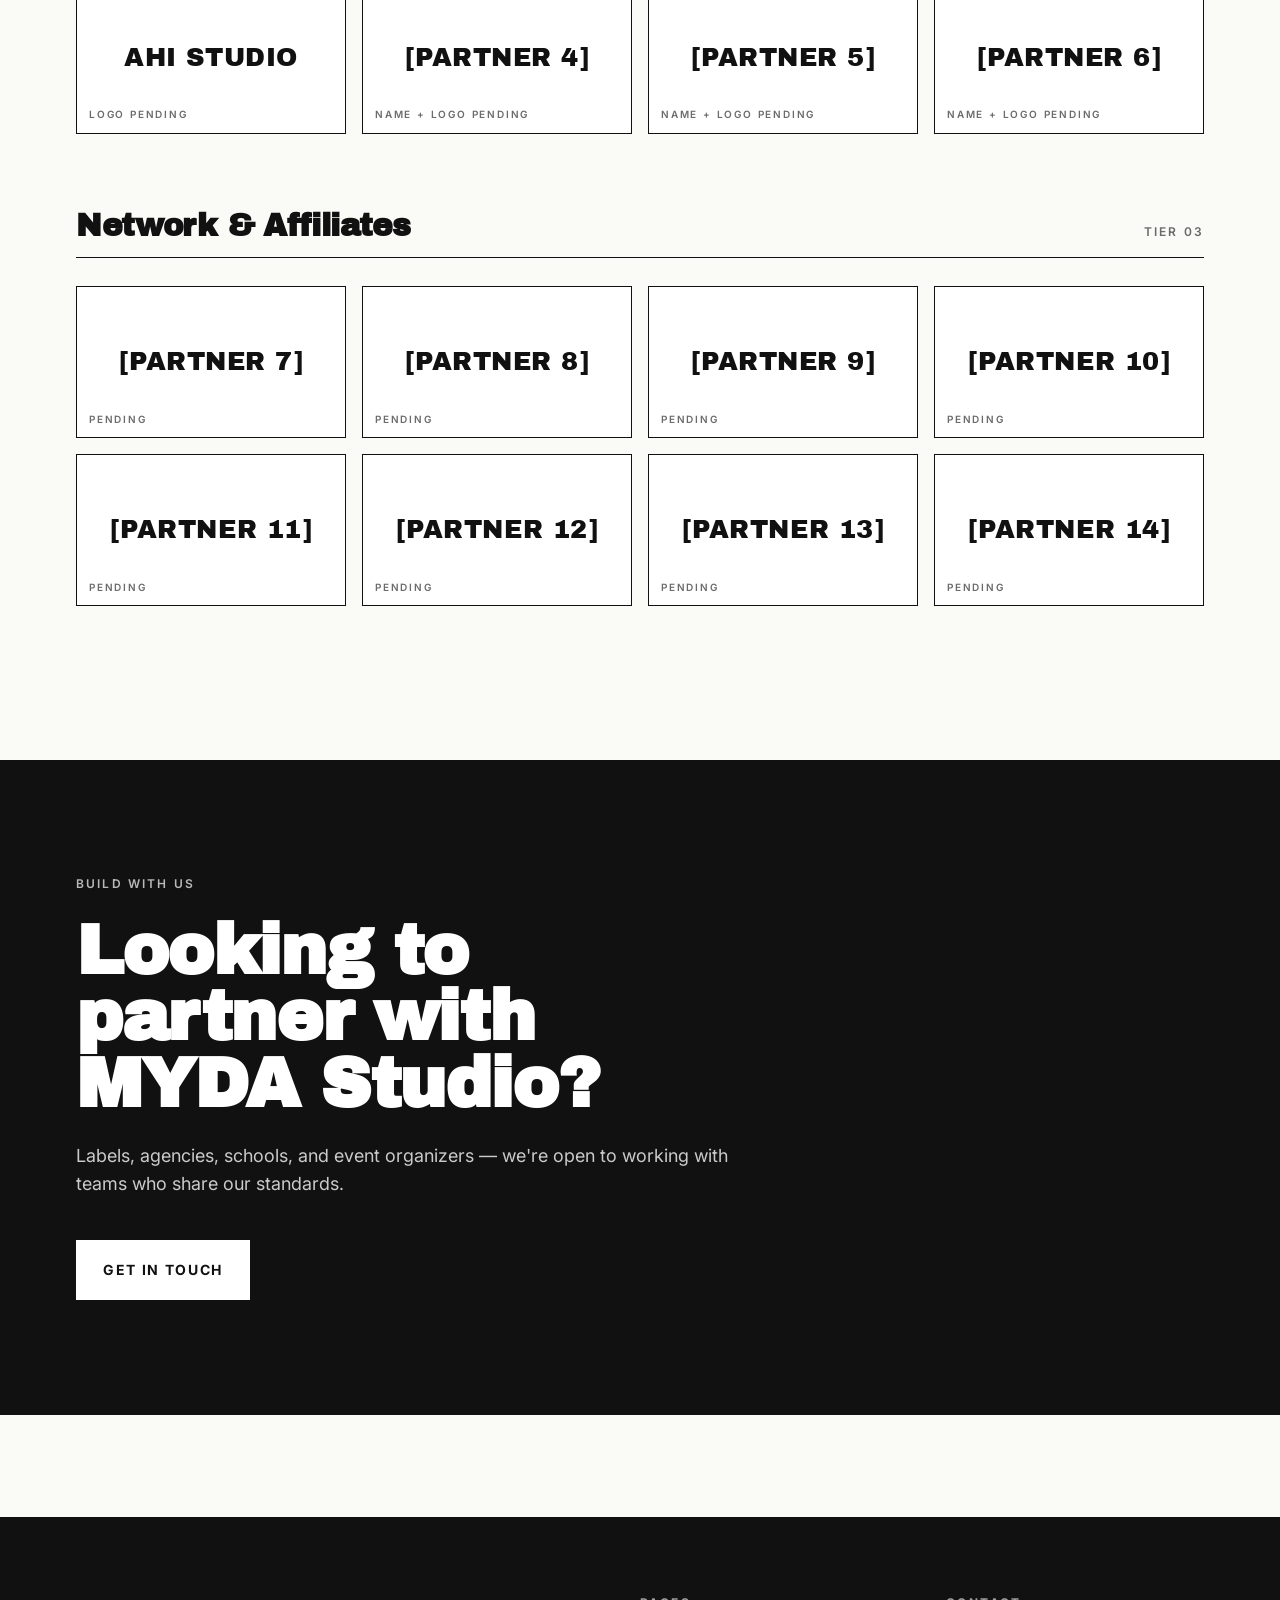
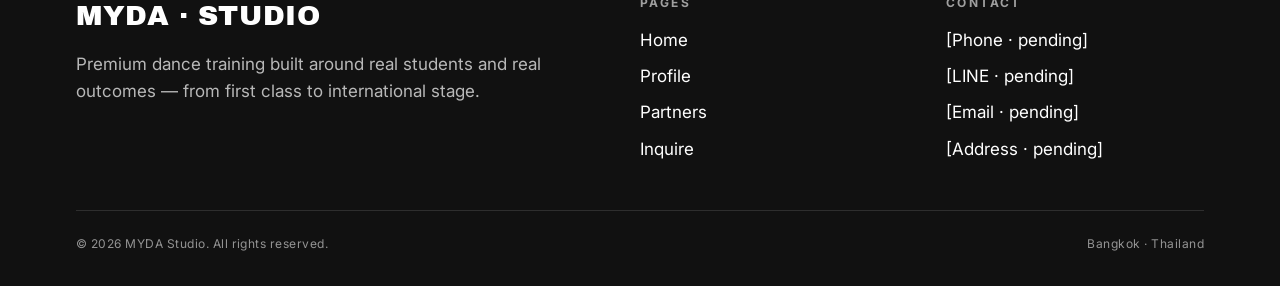
<file: myda/partners.html>
<!DOCTYPE html>
<html lang="en"
      data-title-en="Partners — MYDA Studio"
      data-title-th="พาร์ทเนอร์ — MYDA Studio">
<head>
  <meta charset="UTF-8" />
  <meta name="viewport" content="width=device-width, initial-scale=1.0" />
  <title>Partners — MYDA Studio</title>
  <meta name="description" content="MYDA Studio's partner network — Grammy, Mono, AHI Studio, and the institutions trusted by Thailand's top creative families." />
  <link rel="preconnect" href="https://fonts.googleapis.com" />
  <link rel="preconnect" href="https://fonts.gstatic.com" crossorigin />
  <link href="https://fonts.googleapis.com/css2?family=Archivo+Black&family=Inter:wght@400;600;700;900&family=Noto+Sans+Thai:wght@400;600;700;900&display=swap" rel="stylesheet" />
  <link rel="stylesheet" href="css/styles.css" />
</head>
<body>

  <header class="site-header">
    <div class="container site-header__inner">
      <a href="index.html" class="brand">MYDA<span class="brand__dot"></span>STUDIO</a>
      <div style="display:flex;align-items:center;gap:10px">
        <button class="lang-toggle" data-toggle-lang aria-label="Toggle language" aria-pressed="false">
          <span class="lang-toggle__opt" data-lang="en">EN</span>
          <span class="lang-toggle__sep">/</span>
          <span class="lang-toggle__opt" data-lang="th">TH</span>
        </button>
        <button id="menuOpen" class="hamburger" aria-label="Open menu" aria-controls="drawer" aria-expanded="false">
          <span class="hamburger__bars"></span>
        </button>
      </div>
    </div>
  </header>

  <div id="drawer" class="drawer" aria-hidden="true" role="dialog" aria-label="Site menu">
    <div class="drawer__top">
      <span class="brand" style="color:#fff">MYDA<span class="brand__dot" style="background:#fff"></span>STUDIO</span>
      <button id="menuClose" class="drawer__close" aria-label="Close menu">×</button>
    </div>
    <nav class="drawer__nav" aria-label="Main">
      <a href="index.html"><span lang="en">Home</span><span lang="th">หน้าหลัก</span></a>
      <a href="profile.html"><span lang="en">Profile</span><span lang="th">โปรไฟล์</span></a>
      <a href="partners.html"><span lang="en">Partners</span><span lang="th">พาร์ทเนอร์</span></a>
      <a href="contact.html"><span lang="en">Inquire</span><span lang="th">ติดต่อสอบถาม</span></a>
    </nav>
    <div class="drawer__foot">
      <span><span lang="en">MYDA Studio · Bangkok</span><span lang="th">MYDA Studio · กรุงเทพฯ</span></span>
      <span>© <span id="year2"></span> MYDA Studio</span>
    </div>
  </div>

  <!-- Hero -->
  <section class="hero">
    <div class="container">
      <div class="hero__intro">
        <span class="eyebrow">
          <span lang="en">Partners · Trust signals</span>
          <span lang="th">พาร์ทเนอร์ · ตัวบ่งชี้ความน่าเชื่อถือ</span>
        </span>
        <h1 class="display" style="max-width:14ch">
          <span lang="en">Trusted by the labels and studios that shape the industry.</span>
          <span lang="th">ได้รับความไว้วางใจจากค่ายและสตูดิโอ ที่กำหนดทิศทางวงการ</span>
        </h1>
        <p class="hero__sub">
          <span lang="en">A working partner network behind every MYDA student — from major labels to the country's most respected dance institutions.</span>
          <span lang="th">เครือข่ายพาร์ทเนอร์ที่ทำงานอยู่เบื้องหลังนักเรียน MYDA ทุกคน — ตั้งแต่ค่ายเพลงใหญ่จนถึงสถาบันเต้นที่ได้รับความเคารพที่สุดในประเทศ</span>
        </p>
      </div>
    </div>
  </section>

  <!-- Tier 1 — Headline partners -->
  <section class="section--tight">
    <div class="container">
      <div class="partner-tier">
        <div class="partner-tier__head">
          <h2 class="partner-tier__title">
            <span lang="en">Headline Partners</span>
            <span lang="th">พาร์ทเนอร์หลัก</span>
          </h2>
          <span class="eyebrow">Tier 01</span>
        </div>
        <div class="logo-grid logo-grid--big">
          <div class="logo-cell logo-cell--big">
            GRAMMY
            <span class="logo-cell__note">
              <span lang="en">Logo file pending — supplied by client</span>
              <span lang="th">ไฟล์โลโก้รอลูกค้า</span>
            </span>
          </div>
          <div class="logo-cell logo-cell--big">
            MONO
            <span class="logo-cell__note">
              <span lang="en">Logo file pending — supplied by client</span>
              <span lang="th">ไฟล์โลโก้รอลูกค้า</span>
            </span>
          </div>
        </div>
      </div>

      <div class="partner-tier">
        <div class="partner-tier__head">
          <h2 class="partner-tier__title">
            <span lang="en">Studio Partners</span>
            <span lang="th">สตูดิโอพาร์ทเนอร์</span>
          </h2>
          <span class="eyebrow">Tier 02</span>
        </div>
        <div class="logo-grid">
          <div class="logo-cell">
            AHI STUDIO
            <span class="logo-cell__note">
              <span lang="en">Logo pending</span>
              <span lang="th">รอโลโก้</span>
            </span>
          </div>
          <div class="logo-cell">
            [PARTNER 4]
            <span class="logo-cell__note">
              <span lang="en">Name + logo pending</span>
              <span lang="th">รอชื่อและโลโก้</span>
            </span>
          </div>
          <div class="logo-cell">
            [PARTNER 5]
            <span class="logo-cell__note">
              <span lang="en">Name + logo pending</span>
              <span lang="th">รอชื่อและโลโก้</span>
            </span>
          </div>
          <div class="logo-cell">
            [PARTNER 6]
            <span class="logo-cell__note">
              <span lang="en">Name + logo pending</span>
              <span lang="th">รอชื่อและโลโก้</span>
            </span>
          </div>
        </div>
      </div>

      <div class="partner-tier">
        <div class="partner-tier__head">
          <h2 class="partner-tier__title">
            <span lang="en">Network & Affiliates</span>
            <span lang="th">เครือข่ายและพันธมิตร</span>
          </h2>
          <span class="eyebrow">Tier 03</span>
        </div>
        <div class="logo-grid">
          <div class="logo-cell">[PARTNER 7]<span class="logo-cell__note"><span lang="en">Pending</span><span lang="th">รอข้อมูล</span></span></div>
          <div class="logo-cell">[PARTNER 8]<span class="logo-cell__note"><span lang="en">Pending</span><span lang="th">รอข้อมูล</span></span></div>
          <div class="logo-cell">[PARTNER 9]<span class="logo-cell__note"><span lang="en">Pending</span><span lang="th">รอข้อมูล</span></span></div>
          <div class="logo-cell">[PARTNER 10]<span class="logo-cell__note"><span lang="en">Pending</span><span lang="th">รอข้อมูล</span></span></div>
          <div class="logo-cell">[PARTNER 11]<span class="logo-cell__note"><span lang="en">Pending</span><span lang="th">รอข้อมูล</span></span></div>
          <div class="logo-cell">[PARTNER 12]<span class="logo-cell__note"><span lang="en">Pending</span><span lang="th">รอข้อมูล</span></span></div>
          <div class="logo-cell">[PARTNER 13]<span class="logo-cell__note"><span lang="en">Pending</span><span lang="th">รอข้อมูล</span></span></div>
          <div class="logo-cell">[PARTNER 14]<span class="logo-cell__note"><span lang="en">Pending</span><span lang="th">รอข้อมูล</span></span></div>
        </div>
      </div>
    </div>
  </section>

  <!-- CTA -->
  <section class="section--ink">
    <div class="container">
      <div style="display:flex;flex-direction:column;gap:24px;align-items:flex-start;max-width:60ch">
        <span class="eyebrow" style="color:rgba(255,255,255,0.7)">
          <span lang="en">Build with us</span>
          <span lang="th">ร่วมงานกับเรา</span>
        </span>
        <h2 style="color:#fff">
          <span lang="en">Looking to partner with MYDA Studio?</span>
          <span lang="th">สนใจเป็นพาร์ทเนอร์กับ MYDA Studio?</span>
        </h2>
        <p style="color:rgba(255,255,255,0.78);font-size:18px">
          <span lang="en">Labels, agencies, schools, and event organizers — we're open to working with teams who share our standards.</span>
          <span lang="th">ค่ายเพลง เอเจนซี่ โรงเรียน และผู้จัดงาน — เราเปิดรับทีมที่มีมาตรฐานแบบเดียวกับเรา</span>
        </p>
        <div class="btn-row">
          <a href="contact.html" class="btn btn--primary">
            <span lang="en">Get in touch</span>
            <span lang="th">ติดต่อเรา</span>
          </a>
        </div>
      </div>
    </div>
  </section>

  <!-- Footer -->
  <footer class="site-footer">
    <div class="container">
      <div class="site-footer__top">
        <div>
          <div class="site-footer__brand">MYDA · STUDIO</div>
          <p style="color:rgba(255,255,255,0.7);max-width:46ch;margin-top:14px">
            <span lang="en">Premium dance training built around real students and real outcomes — from first class to international stage.</span>
            <span lang="th">การฝึกเต้นพรีเมียมที่สร้างจากนักเรียนจริงและผลลัพธ์จริง — ตั้งแต่คลาสแรกจนถึงเวทีระดับโลก</span>
          </p>
        </div>
        <div>
          <h4><span lang="en">Pages</span><span lang="th">หน้าทั้งหมด</span></h4>
          <ul>
            <li><a href="index.html"><span lang="en">Home</span><span lang="th">หน้าหลัก</span></a></li>
            <li><a href="profile.html"><span lang="en">Profile</span><span lang="th">โปรไฟล์</span></a></li>
            <li><a href="partners.html"><span lang="en">Partners</span><span lang="th">พาร์ทเนอร์</span></a></li>
            <li><a href="contact.html"><span lang="en">Inquire</span><span lang="th">ติดต่อสอบถาม</span></a></li>
          </ul>
        </div>
        <div>
          <h4><span lang="en">Contact</span><span lang="th">ติดต่อ</span></h4>
          <ul>
            <li><span lang="en">[Phone · pending]</span><span lang="th">[เบอร์โทร · รอข้อมูล]</span></li>
            <li><span lang="en">[LINE · pending]</span><span lang="th">[LINE · รอข้อมูล]</span></li>
            <li><span lang="en">[Email · pending]</span><span lang="th">[อีเมล · รอข้อมูล]</span></li>
            <li><span lang="en">[Address · pending]</span><span lang="th">[ที่อยู่ · รอข้อมูล]</span></li>
          </ul>
        </div>
      </div>
      <div class="site-footer__bottom">
        <span>
          <span lang="en">© <span id="year"></span> MYDA Studio. All rights reserved.</span>
          <span lang="th">© <span id="yearTh"></span> MYDA Studio สงวนลิขสิทธิ์</span>
        </span>
        <span>
          <span lang="en">Bangkok · Thailand</span>
          <span lang="th">กรุงเทพฯ · ประเทศไทย</span>
        </span>
      </div>
    </div>
  </footer>

  <script>
    var y = new Date().getFullYear();
    document.getElementById("year").textContent = y;
    document.getElementById("year2").textContent = y;
    var yth = document.getElementById("yearTh"); if (yth) yth.textContent = y;
  </script>
  <script src="js/main.js"></script>
</body>
</html>
</file>
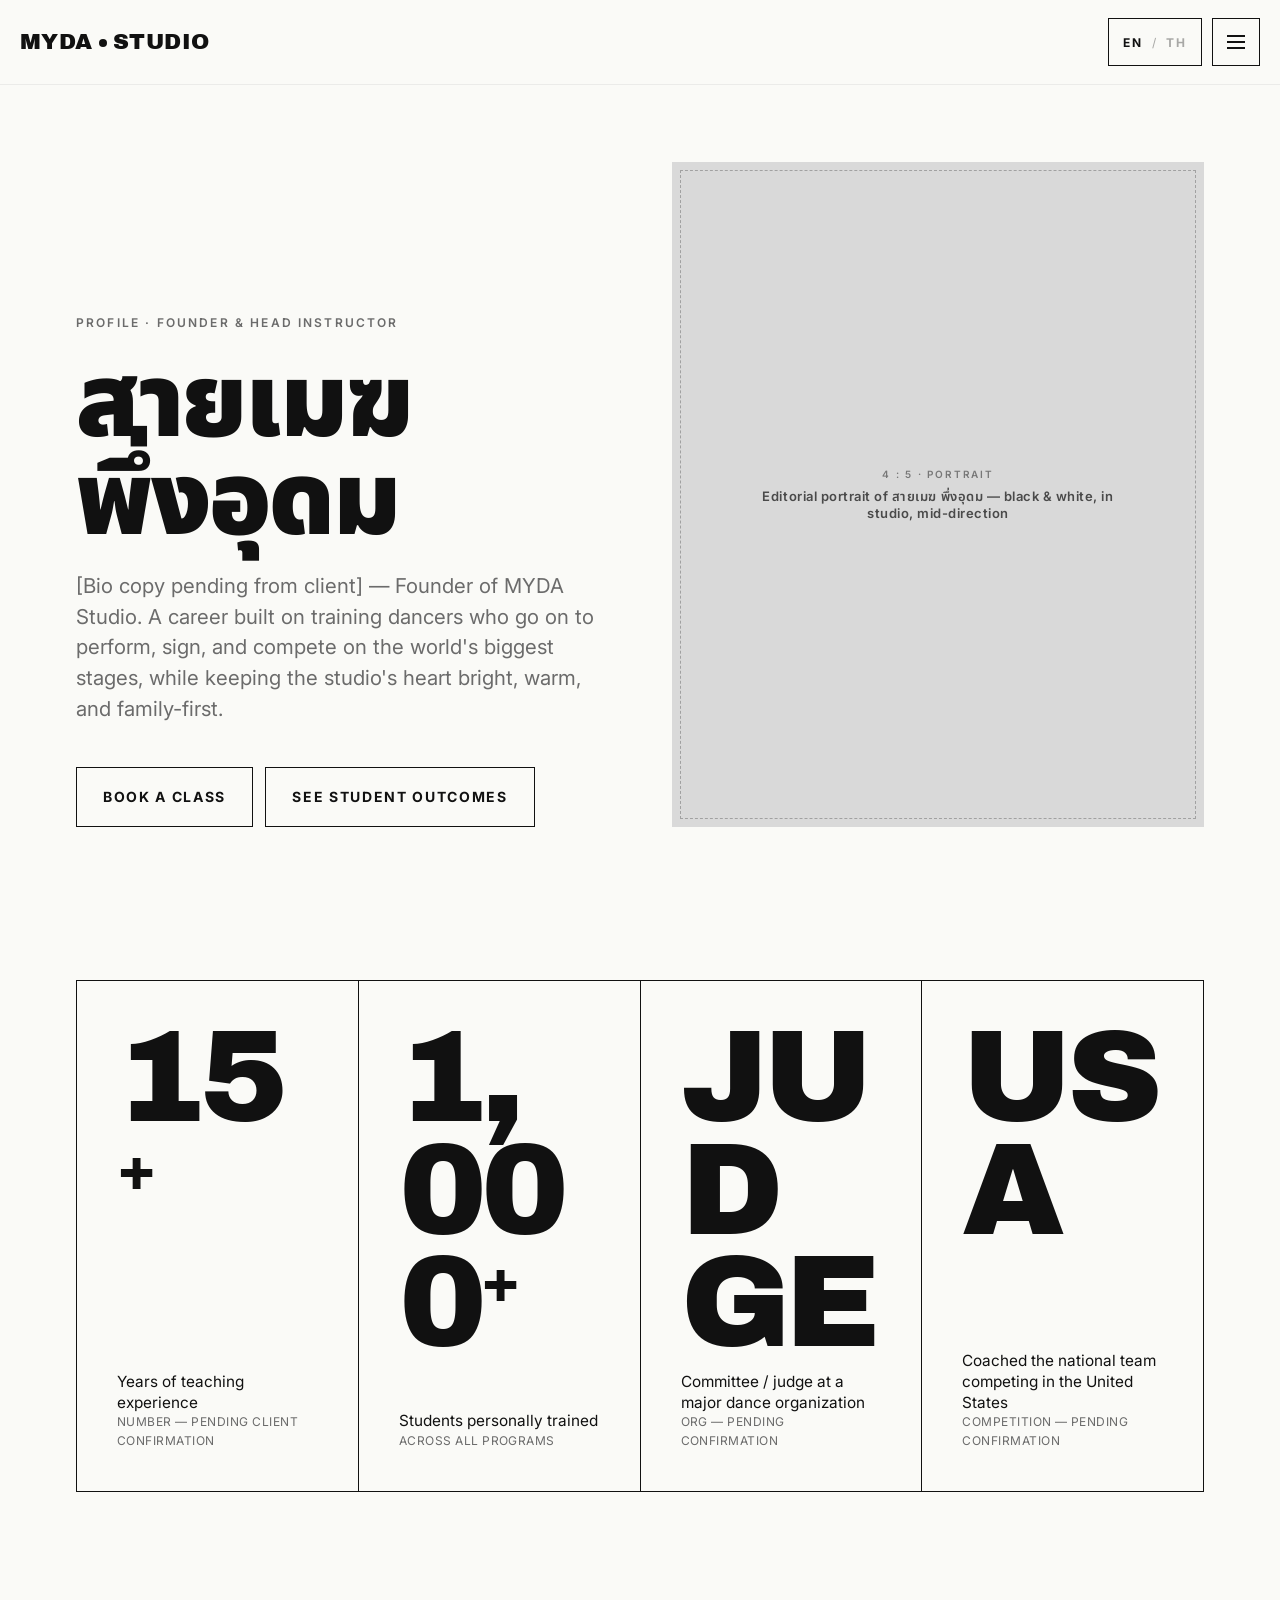
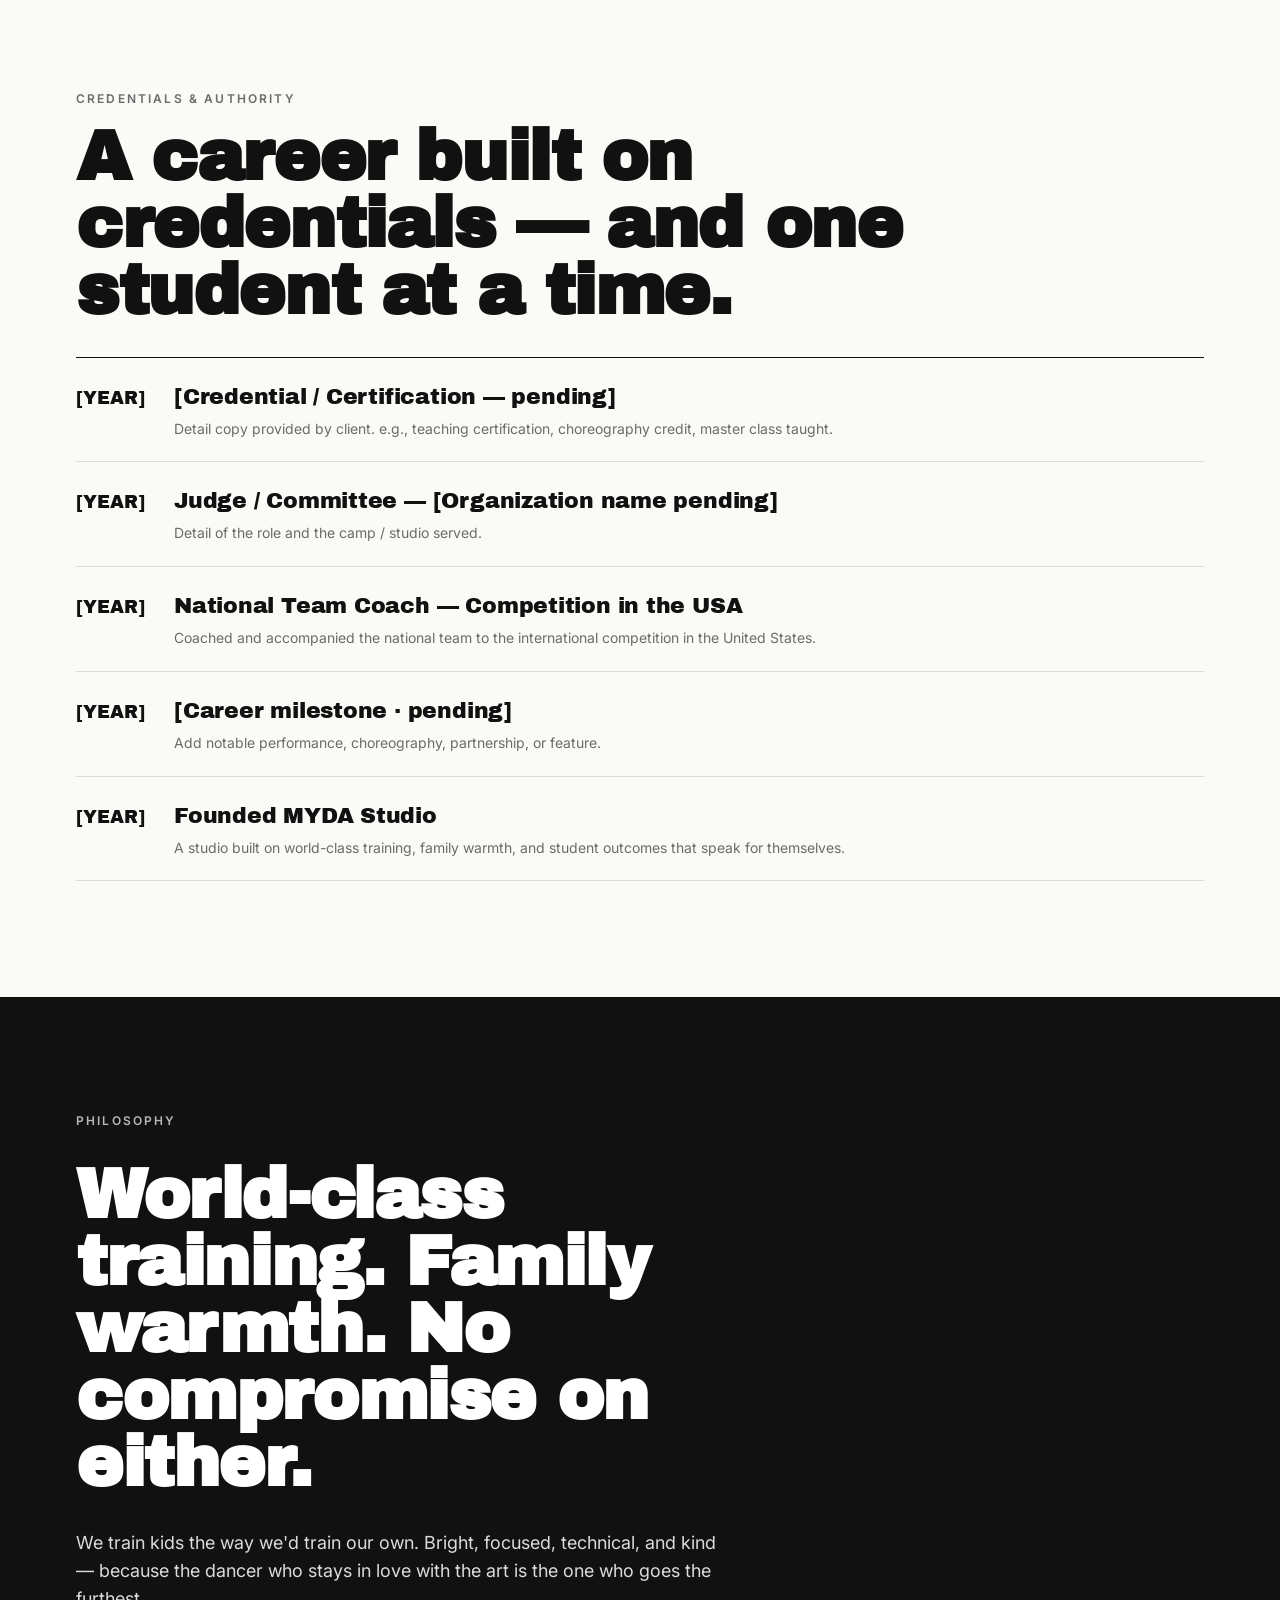
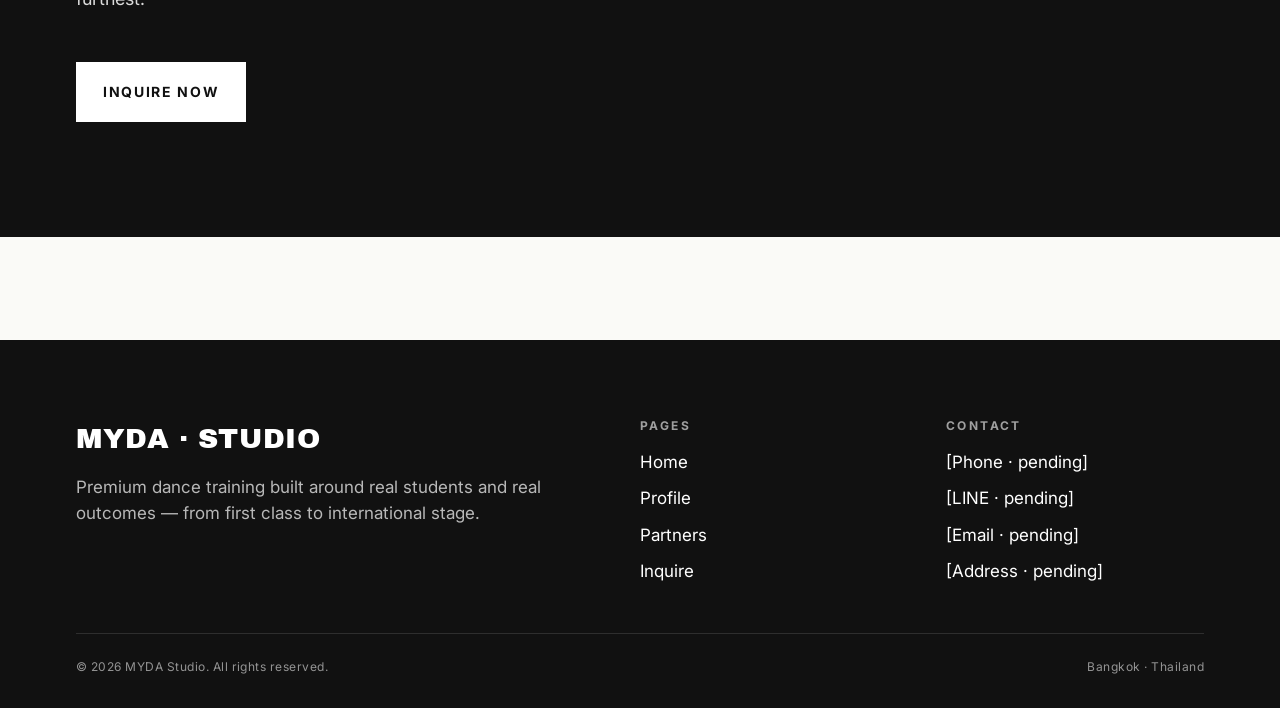
<file: myda/profile.html>
<!DOCTYPE html>
<html lang="en"
      data-title-en="Profile — MYDA Studio"
      data-title-th="โปรไฟล์ — MYDA Studio">
<head>
  <meta charset="UTF-8" />
  <meta name="viewport" content="width=device-width, initial-scale=1.0" />
  <title>Profile — MYDA Studio</title>
  <meta name="description" content="Meet สายเมฆ พึ่งอุดม — founder and head instructor of MYDA Studio. Years of teaching, credentials, and the philosophy behind a world-class family dance academy." />
  <link rel="preconnect" href="https://fonts.googleapis.com" />
  <link rel="preconnect" href="https://fonts.gstatic.com" crossorigin />
  <link href="https://fonts.googleapis.com/css2?family=Archivo+Black&family=Inter:wght@400;600;700;900&family=Noto+Sans+Thai:wght@400;600;700;900&display=swap" rel="stylesheet" />
  <link rel="stylesheet" href="css/styles.css" />
</head>
<body>

  <header class="site-header">
    <div class="container site-header__inner">
      <a href="index.html" class="brand">MYDA<span class="brand__dot"></span>STUDIO</a>
      <div style="display:flex;align-items:center;gap:10px">
        <button class="lang-toggle" data-toggle-lang aria-label="Toggle language" aria-pressed="false">
          <span class="lang-toggle__opt" data-lang="en">EN</span>
          <span class="lang-toggle__sep">/</span>
          <span class="lang-toggle__opt" data-lang="th">TH</span>
        </button>
        <button id="menuOpen" class="hamburger" aria-label="Open menu" aria-controls="drawer" aria-expanded="false">
          <span class="hamburger__bars"></span>
        </button>
      </div>
    </div>
  </header>

  <div id="drawer" class="drawer" aria-hidden="true" role="dialog" aria-label="Site menu">
    <div class="drawer__top">
      <span class="brand" style="color:#fff">MYDA<span class="brand__dot" style="background:#fff"></span>STUDIO</span>
      <button id="menuClose" class="drawer__close" aria-label="Close menu">×</button>
    </div>
    <nav class="drawer__nav" aria-label="Main">
      <a href="index.html"><span lang="en">Home</span><span lang="th">หน้าหลัก</span></a>
      <a href="profile.html"><span lang="en">Profile</span><span lang="th">โปรไฟล์</span></a>
      <a href="partners.html"><span lang="en">Partners</span><span lang="th">พาร์ทเนอร์</span></a>
      <a href="contact.html"><span lang="en">Inquire</span><span lang="th">ติดต่อสอบถาม</span></a>
    </nav>
    <div class="drawer__foot">
      <span><span lang="en">MYDA Studio · Bangkok</span><span lang="th">MYDA Studio · กรุงเทพฯ</span></span>
      <span>© <span id="year2"></span> MYDA Studio</span>
    </div>
  </div>

  <!-- Profile Hero -->
  <section class="hero">
    <div class="container">
      <div class="profile-hero">
        <div style="display:flex;flex-direction:column;gap:22px">
          <span class="eyebrow">
            <span lang="en">Profile · Founder & Head Instructor</span>
            <span lang="th">โปรไฟล์ · ผู้ก่อตั้งและครูใหญ่</span>
          </span>
          <h1 class="display">สายเมฆ<br/>พึ่งอุดม</h1>
          <p class="lead text-muted">
            <span lang="en">[Bio copy pending from client] — Founder of MYDA Studio. A career built on training dancers who go on to perform, sign, and compete on the world's biggest stages, while keeping the studio's heart bright, warm, and family-first.</span>
            <span lang="th">[ประวัติรอข้อมูลจากลูกค้า] — ผู้ก่อตั้ง MYDA Studio อาชีพที่สร้างจากการฝึกนักเต้นที่ก้าวต่อไปสู่การแสดง เซ็นสัญญา และแข่งขันบนเวทีระดับโลก ในขณะที่ยังรักษาหัวใจของสตูดิโอให้สดใส อบอุ่น และให้ความสำคัญกับครอบครัวเป็นอันดับแรก</span>
          </p>
          <div class="btn-row">
            <a href="contact.html" class="btn btn--outline">
              <span lang="en">Book a class</span>
              <span lang="th">จองคลาส</span>
            </a>
            <a href="index.html#portfolio" class="btn btn--outline">
              <span lang="en">See student outcomes</span>
              <span lang="th">ดูผลงานนักเรียน</span>
            </a>
          </div>
        </div>
        <div class="ph ph--1x1" style="aspect-ratio: 4 / 5">
          <div class="ph__inner">
            <span class="ph__ratio">4 : 5 · PORTRAIT</span>
            <span class="ph__what">
              <span lang="en">Editorial portrait of สายเมฆ พึ่งอุดม — black & white, in studio, mid-direction</span>
              <span lang="th">ภาพถ่ายเชิงบทบรรณาธิการของสายเมฆ พึ่งอุดม — ขาวดำ ในสตูดิโอ ขณะกำกับ</span>
            </span>
          </div>
        </div>
      </div>
    </div>
  </section>

  <!-- Stats strip -->
  <section class="section--tight">
    <div class="container">
      <div class="stats">
        <article class="stat">
          <div class="stat__num">15<sup>+</sup></div>
          <div>
            <div class="stat__label">
              <span lang="en">Years of teaching experience</span>
              <span lang="th">ปีของประสบการณ์การสอน</span>
            </div>
            <div class="stat__note">
              <span lang="en">Number — pending client confirmation</span>
              <span lang="th">จำนวนปี — รอยืนยันจากลูกค้า</span>
            </div>
          </div>
        </article>
        <article class="stat">
          <div class="stat__num">1,000<sup>+</sup></div>
          <div>
            <div class="stat__label">
              <span lang="en">Students personally trained</span>
              <span lang="th">นักเรียนที่สอนด้วยตัวเอง</span>
            </div>
            <div class="stat__note">
              <span lang="en">Across all programs</span>
              <span lang="th">ครอบคลุมทุกโปรแกรม</span>
            </div>
          </div>
        </article>
        <article class="stat">
          <div class="stat__num">
            <span lang="en">JUDGE</span>
            <span lang="th">กรรมการ</span>
          </div>
          <div>
            <div class="stat__label">
              <span lang="en">Committee / judge at a major dance organization</span>
              <span lang="th">คณะทำงาน / กรรมการในองค์กรเต้นชั้นนำ</span>
            </div>
            <div class="stat__note">
              <span lang="en">Org — pending confirmation</span>
              <span lang="th">องค์กร — รอยืนยัน</span>
            </div>
          </div>
        </article>
        <article class="stat">
          <div class="stat__num">USA</div>
          <div>
            <div class="stat__label">
              <span lang="en">Coached the national team competing in the United States</span>
              <span lang="th">ฝึกซ้อมทีมชาติที่ไปแข่งที่สหรัฐอเมริกา</span>
            </div>
            <div class="stat__note">
              <span lang="en">Competition — pending confirmation</span>
              <span lang="th">รายการ — รอยืนยัน</span>
            </div>
          </div>
        </article>
      </div>
    </div>
  </section>

  <!-- Credentials -->
  <section>
    <div class="container">
      <span class="eyebrow">
        <span lang="en">Credentials & Authority</span>
        <span lang="th">คุณวุฒิและความน่าเชื่อถือ</span>
      </span>
      <h2 style="margin:14px 0 32px;max-width:18ch">
        <span lang="en">A career built on credentials — and one student at a time.</span>
        <span lang="th">อาชีพที่สร้างจากคุณวุฒิ — และนักเรียนทีละคน</span>
      </h2>

      <div class="cred-list">
        <div class="cred">
          <span class="cred__year">[YEAR]</span>
          <div>
            <div class="cred__title">
              <span lang="en">[Credential / Certification — pending]</span>
              <span lang="th">[คุณวุฒิ / ประกาศนียบัตร — รอข้อมูล]</span>
            </div>
            <div class="cred__body">
              <span lang="en">Detail copy provided by client. e.g., teaching certification, choreography credit, master class taught.</span>
              <span lang="th">รายละเอียดจากลูกค้า เช่น ประกาศนียบัตรการสอน เครดิตการออกแบบท่าเต้น มาสเตอร์คลาสที่สอน</span>
            </div>
          </div>
        </div>
        <div class="cred">
          <span class="cred__year">[YEAR]</span>
          <div>
            <div class="cred__title">
              <span lang="en">Judge / Committee — [Organization name pending]</span>
              <span lang="th">กรรมการ / คณะทำงาน — [ชื่อองค์กร รอข้อมูล]</span>
            </div>
            <div class="cred__body">
              <span lang="en">Detail of the role and the camp / studio served.</span>
              <span lang="th">รายละเอียดบทบาทและแคมป์ / สตูดิโอที่ร่วมงาน</span>
            </div>
          </div>
        </div>
        <div class="cred">
          <span class="cred__year">[YEAR]</span>
          <div>
            <div class="cred__title">
              <span lang="en">National Team Coach — Competition in the USA</span>
              <span lang="th">โค้ชทีมชาติ — การแข่งขันที่สหรัฐอเมริกา</span>
            </div>
            <div class="cred__body">
              <span lang="en">Coached and accompanied the national team to the international competition in the United States.</span>
              <span lang="th">ฝึกและร่วมเดินทางกับทีมชาติไปแข่งขันรายการนานาชาติที่สหรัฐอเมริกา</span>
            </div>
          </div>
        </div>
        <div class="cred">
          <span class="cred__year">[YEAR]</span>
          <div>
            <div class="cred__title">
              <span lang="en">[Career milestone · pending]</span>
              <span lang="th">[ก้าวสำคัญในอาชีพ · รอข้อมูล]</span>
            </div>
            <div class="cred__body">
              <span lang="en">Add notable performance, choreography, partnership, or feature.</span>
              <span lang="th">เพิ่มการแสดงสำคัญ การออกแบบท่าเต้น พาร์ทเนอร์ชิป หรือบทความเด่น</span>
            </div>
          </div>
        </div>
        <div class="cred">
          <span class="cred__year">[YEAR]</span>
          <div>
            <div class="cred__title">
              <span lang="en">Founded MYDA Studio</span>
              <span lang="th">ก่อตั้ง MYDA Studio</span>
            </div>
            <div class="cred__body">
              <span lang="en">A studio built on world-class training, family warmth, and student outcomes that speak for themselves.</span>
              <span lang="th">สตูดิโอที่สร้างขึ้นจากการฝึกระดับโลก ความอบอุ่นแบบครอบครัว และผลงานของนักเรียนที่บอกเล่าได้ด้วยตัวเอง</span>
            </div>
          </div>
        </div>
      </div>
    </div>
  </section>

  <!-- Philosophy -->
  <section class="section--ink">
    <div class="container">
      <div style="display:grid;gap:32px;grid-template-columns:1fr;align-items:start;max-width:60ch">
        <span class="eyebrow" style="color:rgba(255,255,255,0.7)">
          <span lang="en">Philosophy</span>
          <span lang="th">ปรัชญา</span>
        </span>
        <h2 style="color:#fff">
          <span lang="en">World-class training. Family warmth. No compromise on either.</span>
          <span lang="th">ฝึกระดับโลก อบอุ่นแบบครอบครัว ไม่ลดทอนทั้งสองอย่าง</span>
        </h2>
        <p style="color:rgba(255,255,255,0.85);font-size:18px;line-height:1.55">
          <span lang="en">We train kids the way we'd train our own. Bright, focused, technical, and kind — because the dancer who stays in love with the art is the one who goes the furthest.</span>
          <span lang="th">เราสอนเด็ก ๆ เหมือนสอนลูกของเราเอง สดใส ตั้งใจ มีเทคนิค และอ่อนโยน — เพราะนักเต้นที่ยังหลงรักศิลปะอยู่ คือคนที่จะไปได้ไกลที่สุด</span>
        </p>
        <div class="btn-row">
          <a href="contact.html" class="btn btn--primary">
            <span lang="en">Inquire now</span>
            <span lang="th">สอบถามเลย</span>
          </a>
        </div>
      </div>
    </div>
  </section>

  <!-- Footer -->
  <footer class="site-footer">
    <div class="container">
      <div class="site-footer__top">
        <div>
          <div class="site-footer__brand">MYDA · STUDIO</div>
          <p style="color:rgba(255,255,255,0.7);max-width:46ch;margin-top:14px">
            <span lang="en">Premium dance training built around real students and real outcomes — from first class to international stage.</span>
            <span lang="th">การฝึกเต้นพรีเมียมที่สร้างจากนักเรียนจริงและผลลัพธ์จริง — ตั้งแต่คลาสแรกจนถึงเวทีระดับโลก</span>
          </p>
        </div>
        <div>
          <h4><span lang="en">Pages</span><span lang="th">หน้าทั้งหมด</span></h4>
          <ul>
            <li><a href="index.html"><span lang="en">Home</span><span lang="th">หน้าหลัก</span></a></li>
            <li><a href="profile.html"><span lang="en">Profile</span><span lang="th">โปรไฟล์</span></a></li>
            <li><a href="partners.html"><span lang="en">Partners</span><span lang="th">พาร์ทเนอร์</span></a></li>
            <li><a href="contact.html"><span lang="en">Inquire</span><span lang="th">ติดต่อสอบถาม</span></a></li>
          </ul>
        </div>
        <div>
          <h4><span lang="en">Contact</span><span lang="th">ติดต่อ</span></h4>
          <ul>
            <li><span lang="en">[Phone · pending]</span><span lang="th">[เบอร์โทร · รอข้อมูล]</span></li>
            <li><span lang="en">[LINE · pending]</span><span lang="th">[LINE · รอข้อมูล]</span></li>
            <li><span lang="en">[Email · pending]</span><span lang="th">[อีเมล · รอข้อมูล]</span></li>
            <li><span lang="en">[Address · pending]</span><span lang="th">[ที่อยู่ · รอข้อมูล]</span></li>
          </ul>
        </div>
      </div>
      <div class="site-footer__bottom">
        <span>
          <span lang="en">© <span id="year"></span> MYDA Studio. All rights reserved.</span>
          <span lang="th">© <span id="yearTh"></span> MYDA Studio สงวนลิขสิทธิ์</span>
        </span>
        <span>
          <span lang="en">Bangkok · Thailand</span>
          <span lang="th">กรุงเทพฯ · ประเทศไทย</span>
        </span>
      </div>
    </div>
  </footer>

  <script>
    var y = new Date().getFullYear();
    document.getElementById("year").textContent = y;
    document.getElementById("year2").textContent = y;
    var yth = document.getElementById("yearTh"); if (yth) yth.textContent = y;
  </script>
  <script src="js/main.js"></script>
</body>
</html>
</file>
<file: myda/css/styles.css>
/* ---------- MYDA Studio — global styles ---------- */
:root {
  --black: #0a0a0a;
  --ink: #111;
  --paper: #ffffff;
  --paper-warm: #fafaf7;
  --muted: #6b6b6b;
  --line: #1a1a1a;
  --placeholder: #d9d9d9;
  --placeholder-ink: #4a4a4a;
  --max: 1240px;
  --gutter: clamp(24px, 5vw, 56px);
  --safe-l: env(safe-area-inset-left, 0px);
  --safe-r: env(safe-area-inset-right, 0px);
}

* { box-sizing: border-box; }

html, body {
  margin: 0;
  padding: 0;
  background: var(--paper-warm);
  color: var(--ink);
  -webkit-font-smoothing: antialiased;
  -moz-osx-font-smoothing: grayscale;
  font-family: "Inter", "Noto Sans Thai", "Helvetica Neue", Helvetica, Arial, sans-serif;
  font-size: 17px;
  line-height: 1.55;
}

body { overflow-x: hidden; }

/* ---------- Language toggle (i18n) ----------
   Each translatable string is duplicated as siblings:
     <span lang="en">English</span><span lang="th">ไทย</span>
   The active language on <html lang="..."> shows; the other hides. */
html[lang="en"] [lang="th"]:not(.lang-toggle__opt):not(.no-i18n) { display: none; }
html[lang="th"] [lang="en"]:not(.lang-toggle__opt):not(.no-i18n) { display: none; }

.lang-toggle {
  appearance: none;
  background: transparent;
  border: 1px solid var(--ink);
  color: var(--ink);
  height: 48px;
  padding: 0 14px;
  font-family: "Inter", sans-serif;
  font-size: 12px;
  font-weight: 700;
  letter-spacing: 0.18em;
  cursor: pointer;
  display: inline-flex;
  align-items: center;
  gap: 8px;
  transition: background 0.15s ease, color 0.15s ease;
}
.lang-toggle:hover { background: var(--ink); color: var(--paper); }
.lang-toggle__opt { transition: opacity 0.15s ease; }
.lang-toggle__sep { opacity: 0.35; font-weight: 400; }
html[lang="en"] .lang-toggle__opt[data-lang="th"] { opacity: 0.35; }
html[lang="th"] .lang-toggle__opt[data-lang="en"] { opacity: 0.35; }

/* When Thai is active, give Thai script a hair more line-height */
html[lang="th"] body { line-height: 1.6; }
html[lang="th"] h1,
html[lang="th"] h2,
html[lang="th"] h3 { line-height: 1.05; }

a { color: inherit; text-decoration: none; }
a:hover { opacity: 0.7; }

img { max-width: 100%; display: block; }

.container {
  max-width: var(--max);
  margin: 0 auto;
  padding-left: max(var(--gutter), var(--safe-l));
  padding-right: max(var(--gutter), var(--safe-r));
}

/* ---------- Typography ---------- */
.display,
h1, h2, h3 {
  font-family: "Archivo Black", "Noto Sans Thai", "Inter", "Helvetica Neue", sans-serif;
  font-weight: 900;
  letter-spacing: -0.02em;
  line-height: 0.95;
  margin: 0;
  overflow-wrap: break-word;
  hyphens: none;
}

h1 { font-size: clamp(48px, 8vw, 112px); }
h2 { font-size: clamp(36px, 5.5vw, 76px); }
h3 { font-size: clamp(24px, 3vw, 36px); letter-spacing: -0.01em; line-height: 1.1; }

p { margin: 0 0 1em; }
.lead { font-size: clamp(18px, 1.6vw, 22px); line-height: 1.5; max-width: 60ch; }

.eyebrow {
  font-family: "Inter", sans-serif;
  font-size: 12px;
  font-weight: 600;
  letter-spacing: 0.18em;
  text-transform: uppercase;
  color: var(--muted);
}

/* ---------- Header ---------- */
.site-header {
  position: sticky;
  top: 0;
  z-index: 50;
  background: var(--paper-warm);
  border-bottom: 1px solid rgba(0,0,0,0.06);
}

.site-header__inner {
  display: flex;
  align-items: center;
  justify-content: space-between;
  padding: 18px 0;
}

.brand {
  font-family: "Archivo Black", "Noto Sans Thai", sans-serif;
  font-size: 22px;
  letter-spacing: 0.02em;
  display: inline-flex;
  align-items: baseline;
  gap: 6px;
}
.brand__dot {
  width: 8px; height: 8px;
  background: var(--ink);
  border-radius: 50%;
  display: inline-block;
  transform: translateY(-2px);
}

.hamburger {
  appearance: none;
  background: transparent;
  border: 1px solid var(--ink);
  color: var(--ink);
  width: 48px;
  height: 48px;
  border-radius: 0;
  display: inline-flex;
  align-items: center;
  justify-content: center;
  cursor: pointer;
  transition: background 0.15s ease, color 0.15s ease;
}
.hamburger:hover { background: var(--ink); color: var(--paper); }
.hamburger__bars,
.hamburger__bars::before,
.hamburger__bars::after {
  content: "";
  display: block;
  width: 18px;
  height: 2px;
  background: currentColor;
  position: relative;
}
.hamburger__bars::before { position: absolute; top: -6px; left: 0; }
.hamburger__bars::after { position: absolute; top: 6px; left: 0; }

/* ---------- Drawer ---------- */
.drawer {
  position: fixed;
  inset: 0;
  background: var(--ink);
  color: var(--paper);
  z-index: 100;
  transform: translateY(-100%);
  transition: transform 0.4s cubic-bezier(.6,.05,.2,1);
  display: flex;
  flex-direction: column;
}
.drawer[aria-hidden="false"] { transform: translateY(0); }

.drawer__top {
  display: flex;
  align-items: center;
  justify-content: space-between;
  padding: 18px var(--gutter);
  border-bottom: 1px solid rgba(255,255,255,0.12);
}
.drawer__close {
  appearance: none;
  background: transparent;
  border: 1px solid var(--paper);
  color: var(--paper);
  width: 48px;
  height: 48px;
  cursor: pointer;
  font-size: 22px;
  line-height: 1;
}
.drawer__close:hover { background: var(--paper); color: var(--ink); }

.drawer__nav {
  flex: 1;
  display: flex;
  flex-direction: column;
  justify-content: center;
  padding: 0 var(--gutter);
  gap: 12px;
}
.drawer__nav a {
  font-family: "Archivo Black", "Noto Sans Thai", sans-serif;
  font-size: clamp(40px, 7vw, 88px);
  letter-spacing: -0.02em;
  line-height: 1;
  display: block;
  border-bottom: 1px solid rgba(255,255,255,0.12);
  padding: 18px 0;
}
.drawer__foot {
  padding: 22px var(--gutter);
  border-top: 1px solid rgba(255,255,255,0.12);
  font-size: 13px;
  color: rgba(255,255,255,0.7);
  display: flex;
  justify-content: space-between;
  flex-wrap: wrap;
  gap: 12px;
}

/* ---------- Sections ---------- */
section { padding: clamp(56px, 9vw, 140px) 0; }
.section--tight { padding: clamp(40px, 6vw, 80px) 0; }
.section--ink { background: var(--ink); color: var(--paper); }
.section--ink .eyebrow { color: rgba(255,255,255,0.7); }

/* ---------- Hero / Stats ---------- */
.hero {
  padding-top: clamp(40px, 6vw, 90px);
  padding-bottom: clamp(40px, 6vw, 90px);
}
.hero__intro {
  display: flex;
  flex-direction: column;
  gap: 18px;
  margin-bottom: clamp(40px, 6vw, 80px);
}
.hero__title {
  max-width: 16ch;
}
.hero__sub {
  max-width: 56ch;
  font-size: clamp(16px, 1.4vw, 19px);
  color: var(--muted);
}

.stats {
  display: grid;
  grid-template-columns: 1fr;
  gap: 0;
  border-top: 1px solid var(--ink);
  border-left: 1px solid var(--ink);
}
@media (min-width: 560px) {
  .stats { grid-template-columns: repeat(2, 1fr); }
}
@media (min-width: 980px) {
  .stats { grid-template-columns: repeat(4, 1fr); }
}

.stat {
  min-width: 0;
  border-right: 1px solid var(--ink);
  border-bottom: 1px solid var(--ink);
  padding: clamp(20px, 4vw, 40px);
  display: flex;
  flex-direction: column;
  gap: 14px;
  min-height: clamp(200px, 28vw, 360px);
  justify-content: space-between;
  overflow: hidden;
}
.stat__num {
  font-family: "Archivo Black", "Noto Sans Thai", sans-serif;
  font-size: clamp(48px, 11vw, 132px);
  line-height: 0.85;
  letter-spacing: -0.04em;
  overflow-wrap: anywhere;
}
.stat__num sup {
  font-size: 0.45em;
  vertical-align: super;
  letter-spacing: 0;
}
.stat__label {
  font-size: clamp(14px, 1.2vw, 16px);
  line-height: 1.35;
  color: var(--ink);
  max-width: 100%;
  overflow-wrap: anywhere;
}
.stat__note {
  font-size: 12px;
  color: var(--muted);
  letter-spacing: 0.04em;
  text-transform: uppercase;
}

/* ---------- Placeholders ---------- */
.ph {
  background: var(--placeholder);
  color: var(--placeholder-ink);
  position: relative;
  display: flex;
  align-items: center;
  justify-content: center;
  text-align: center;
  font-size: 12px;
  font-weight: 600;
  letter-spacing: 0.08em;
  text-transform: uppercase;
  padding: 16px;
  overflow: hidden;
}
.ph::before {
  content: "";
  position: absolute;
  inset: 8px;
  border: 1px dashed rgba(0,0,0,0.25);
  pointer-events: none;
}
.ph__inner {
  position: relative;
  z-index: 1;
  max-width: 80%;
  display: flex;
  flex-direction: column;
  gap: 6px;
  align-items: center;
}
.ph__ratio {
  font-size: 10px;
  letter-spacing: 0.18em;
  color: rgba(0,0,0,0.45);
}
.ph__what {
  font-size: 13px;
  letter-spacing: 0.04em;
  text-transform: none;
  font-weight: 600;
  line-height: 1.3;
}
.ph--1x1 { aspect-ratio: 1 / 1; }
.ph--9x16 { aspect-ratio: 9 / 16; }
.ph--16x9 { aspect-ratio: 16 / 9; }

/* ---------- Portfolio ---------- */
.portfolio__head {
  display: flex;
  flex-direction: column;
  gap: 18px;
  margin-bottom: clamp(36px, 5vw, 72px);
  max-width: 70ch;
}

.tier-label {
  display: inline-flex;
  align-items: center;
  gap: 10px;
  font-family: "Inter", sans-serif;
  font-size: 12px;
  font-weight: 700;
  letter-spacing: 0.2em;
  text-transform: uppercase;
  margin-bottom: 24px;
  color: var(--ink);
}
.tier-label::before {
  content: "";
  width: 28px;
  height: 2px;
  background: var(--ink);
}

.priority-grid {
  display: grid;
  grid-template-columns: repeat(12, 1fr);
  gap: 20px;
  margin-bottom: clamp(60px, 8vw, 110px);
}
.priority-grid > * { min-width: 0; }
.priority-grid .card { grid-column: span 12; }
@media (min-width: 760px) {
  .priority-grid .card--lg { grid-column: span 7; }
  .priority-grid .card--md { grid-column: span 5; }
  .priority-grid .card--sm { grid-column: span 4; }
}

.card {
  display: flex;
  flex-direction: column;
  gap: 14px;
}
.card__title {
  font-family: "Archivo Black", "Noto Sans Thai", sans-serif;
  font-size: clamp(22px, 2vw, 28px);
  line-height: 1.05;
  letter-spacing: -0.01em;
}
.card__meta {
  font-size: 13px;
  color: var(--muted);
  letter-spacing: 0.04em;
  text-transform: uppercase;
}
.card__body { font-size: 15px; color: var(--ink); }
.card__tag {
  display: inline-block;
  font-size: 11px;
  letter-spacing: 0.18em;
  text-transform: uppercase;
  padding: 4px 8px;
  border: 1px solid var(--ink);
  margin-bottom: 8px;
  align-self: flex-start;
}

/* ---------- Mid-portfolio CTA intercept ---------- */
.cta-intercept {
  background: var(--ink);
  color: var(--paper);
  padding: clamp(48px, 7vw, 96px) clamp(24px, 4vw, 64px);
  margin: clamp(40px, 6vw, 80px) 0;
  display: grid;
  gap: 28px;
  grid-template-columns: 1fr;
}
@media (min-width: 880px) {
  .cta-intercept { grid-template-columns: 1.2fr 1fr; align-items: end; gap: 48px; }
}
.cta-intercept h2 { color: var(--paper); }
.cta-intercept p { color: rgba(255,255,255,0.78); max-width: 50ch; }

.btn-row {
  display: flex;
  flex-wrap: wrap;
  gap: 12px;
}
.btn {
  display: inline-flex;
  align-items: center;
  justify-content: center;
  gap: 10px;
  padding: 18px 26px;
  font-family: "Inter", sans-serif;
  font-weight: 700;
  font-size: 14px;
  letter-spacing: 0.12em;
  text-transform: uppercase;
  border: 1px solid currentColor;
  background: transparent;
  color: inherit;
  cursor: pointer;
  transition: background 0.15s ease, color 0.15s ease;
  min-height: 56px;
}
.btn--primary {
  background: var(--paper);
  color: var(--ink);
  border-color: var(--paper);
}
.btn--primary:hover { background: transparent; color: var(--paper); opacity: 1; }
.btn--ghost:hover { background: var(--paper); color: var(--ink); opacity: 1; }
.btn--dark { background: var(--ink); color: var(--paper); border-color: var(--ink); }
.btn--dark:hover { background: transparent; color: var(--ink); opacity: 1; }
.btn--outline { background: transparent; color: var(--ink); border-color: var(--ink); }
.btn--outline:hover { background: var(--ink); color: var(--paper); opacity: 1; }

/* ---------- Roster (long student list) ---------- */
.roster {
  border-top: 1px solid var(--ink);
}
.roster__row {
  display: grid;
  grid-template-columns: 40px 1fr auto;
  gap: 14px;
  padding: 20px 0;
  align-items: center;
  border-bottom: 1px solid rgba(0,0,0,0.12);
  transition: padding 0.2s ease;
}
.roster__row > * { min-width: 0; }
@media (max-width: 520px) {
  .roster__row { grid-template-columns: 32px 1fr; row-gap: 4px; }
  .roster__detail { grid-column: 2; text-align: left; }
}
.roster__row:hover { padding-left: 8px; }
.roster__num {
  font-family: "Archivo Black", "Noto Sans Thai", sans-serif;
  font-size: 18px;
  color: var(--muted);
}
.roster__name {
  font-family: "Archivo Black", "Noto Sans Thai", sans-serif;
  font-size: clamp(20px, 2.2vw, 28px);
  letter-spacing: -0.01em;
  line-height: 1.05;
}
.roster__detail {
  font-size: 13px;
  color: var(--muted);
  letter-spacing: 0.04em;
  text-transform: uppercase;
  text-align: right;
}

/* ---------- Footer ---------- */
.site-footer {
  background: var(--ink);
  color: var(--paper);
  padding: clamp(48px, 6vw, 80px) 0 32px;
  margin-top: clamp(60px, 8vw, 120px);
}
.site-footer__top {
  display: grid;
  gap: 24px;
  grid-template-columns: 1fr;
  margin-bottom: 48px;
}
@media (min-width: 800px) {
  .site-footer__top { grid-template-columns: 2fr 1fr 1fr; gap: 48px; }
}
.site-footer h4 {
  font-family: "Inter", sans-serif;
  font-size: 12px;
  font-weight: 700;
  letter-spacing: 0.2em;
  text-transform: uppercase;
  color: rgba(255,255,255,0.6);
  margin: 0 0 14px;
}
.site-footer ul { list-style: none; padding: 0; margin: 0; display: flex; flex-direction: column; gap: 10px; }
.site-footer__bottom {
  display: flex;
  justify-content: space-between;
  flex-wrap: wrap;
  gap: 12px;
  padding-top: 24px;
  border-top: 1px solid rgba(255,255,255,0.12);
  font-size: 12px;
  color: rgba(255,255,255,0.55);
  letter-spacing: 0.04em;
}
.site-footer__brand { font-family: "Archivo Black", "Noto Sans Thai", sans-serif; font-size: 28px; letter-spacing: 0.02em; }

/* ---------- Profile page ---------- */
.profile-hero {
  display: grid;
  gap: 40px;
  grid-template-columns: 1fr;
  align-items: end;
}
@media (min-width: 900px) {
  .profile-hero { grid-template-columns: 1fr 1fr; gap: 64px; }
}
.cred-list {
  display: grid;
  gap: 0;
  grid-template-columns: 1fr;
  border-top: 1px solid var(--ink);
}
.cred {
  display: grid;
  grid-template-columns: 80px 1fr;
  gap: 18px;
  padding: 22px 0;
  border-bottom: 1px solid rgba(0,0,0,0.12);
  align-items: baseline;
}
.cred > * { min-width: 0; }
.cred__year {
  font-family: "Archivo Black", "Noto Sans Thai", sans-serif;
  font-size: 18px;
  color: var(--ink);
}
.cred__title {
  font-family: "Archivo Black", "Noto Sans Thai", sans-serif;
  font-size: clamp(18px, 1.8vw, 22px);
  letter-spacing: -0.01em;
}
.cred__body { color: var(--muted); font-size: 14px; margin-top: 4px; }

/* ---------- Partners page ---------- */
.partner-tier {
  margin-bottom: clamp(48px, 6vw, 96px);
}
.partner-tier__head {
  display: flex;
  align-items: baseline;
  justify-content: space-between;
  flex-wrap: wrap;
  gap: 12px;
  margin-bottom: 28px;
  padding-bottom: 16px;
  border-bottom: 1px solid var(--ink);
}
.partner-tier__title {
  font-family: "Archivo Black", "Noto Sans Thai", sans-serif;
  font-size: clamp(22px, 2.4vw, 32px);
  letter-spacing: -0.01em;
}
.logo-grid {
  display: grid;
  gap: 16px;
  grid-template-columns: repeat(2, 1fr);
}
@media (min-width: 700px) { .logo-grid { grid-template-columns: repeat(3, 1fr); } }
@media (min-width: 1000px) { .logo-grid { grid-template-columns: repeat(4, 1fr); } }
.logo-grid--big { grid-template-columns: 1fr; }
@media (min-width: 700px) { .logo-grid--big { grid-template-columns: repeat(2, 1fr); } }

.logo-cell {
  background: var(--paper);
  border: 1px solid var(--ink);
  aspect-ratio: 16 / 9;
  display: flex;
  align-items: center;
  justify-content: center;
  text-align: center;
  padding: 24px;
  font-family: "Archivo Black", "Noto Sans Thai", sans-serif;
  font-size: clamp(18px, 2vw, 28px);
  letter-spacing: 0.02em;
  position: relative;
}
.logo-cell--big { aspect-ratio: 16 / 10; font-size: clamp(28px, 3vw, 40px); }
.logo-cell__note {
  position: absolute;
  bottom: 10px;
  left: 12px;
  font-family: "Inter", sans-serif;
  font-size: 10px;
  font-weight: 600;
  letter-spacing: 0.18em;
  text-transform: uppercase;
  color: var(--muted);
}

/* ---------- Contact page ---------- */
.form {
  display: grid;
  gap: 18px;
  max-width: 640px;
}
.field { display: flex; flex-direction: column; gap: 8px; }
.field label {
  font-size: 12px;
  font-weight: 700;
  letter-spacing: 0.18em;
  text-transform: uppercase;
}
.field input,
.field select,
.field textarea {
  font: inherit;
  border: 1px solid var(--ink);
  background: var(--paper);
  padding: 14px 16px;
  border-radius: 0;
  color: var(--ink);
}
.field input:focus,
.field select:focus,
.field textarea:focus {
  outline: 2px solid var(--ink);
  outline-offset: 2px;
}
.field textarea { min-height: 140px; resize: vertical; }
.field--row {
  display: grid;
  grid-template-columns: 1fr;
  gap: 18px;
}
@media (min-width: 700px) { .field--row { grid-template-columns: 1fr 1fr; } }

/* ---------- Utility ---------- */
.divider { border: 0; border-top: 1px solid var(--ink); margin: clamp(40px, 6vw, 80px) 0; }
.text-muted { color: var(--muted); }
body.no-scroll { overflow: hidden; }
</file>
